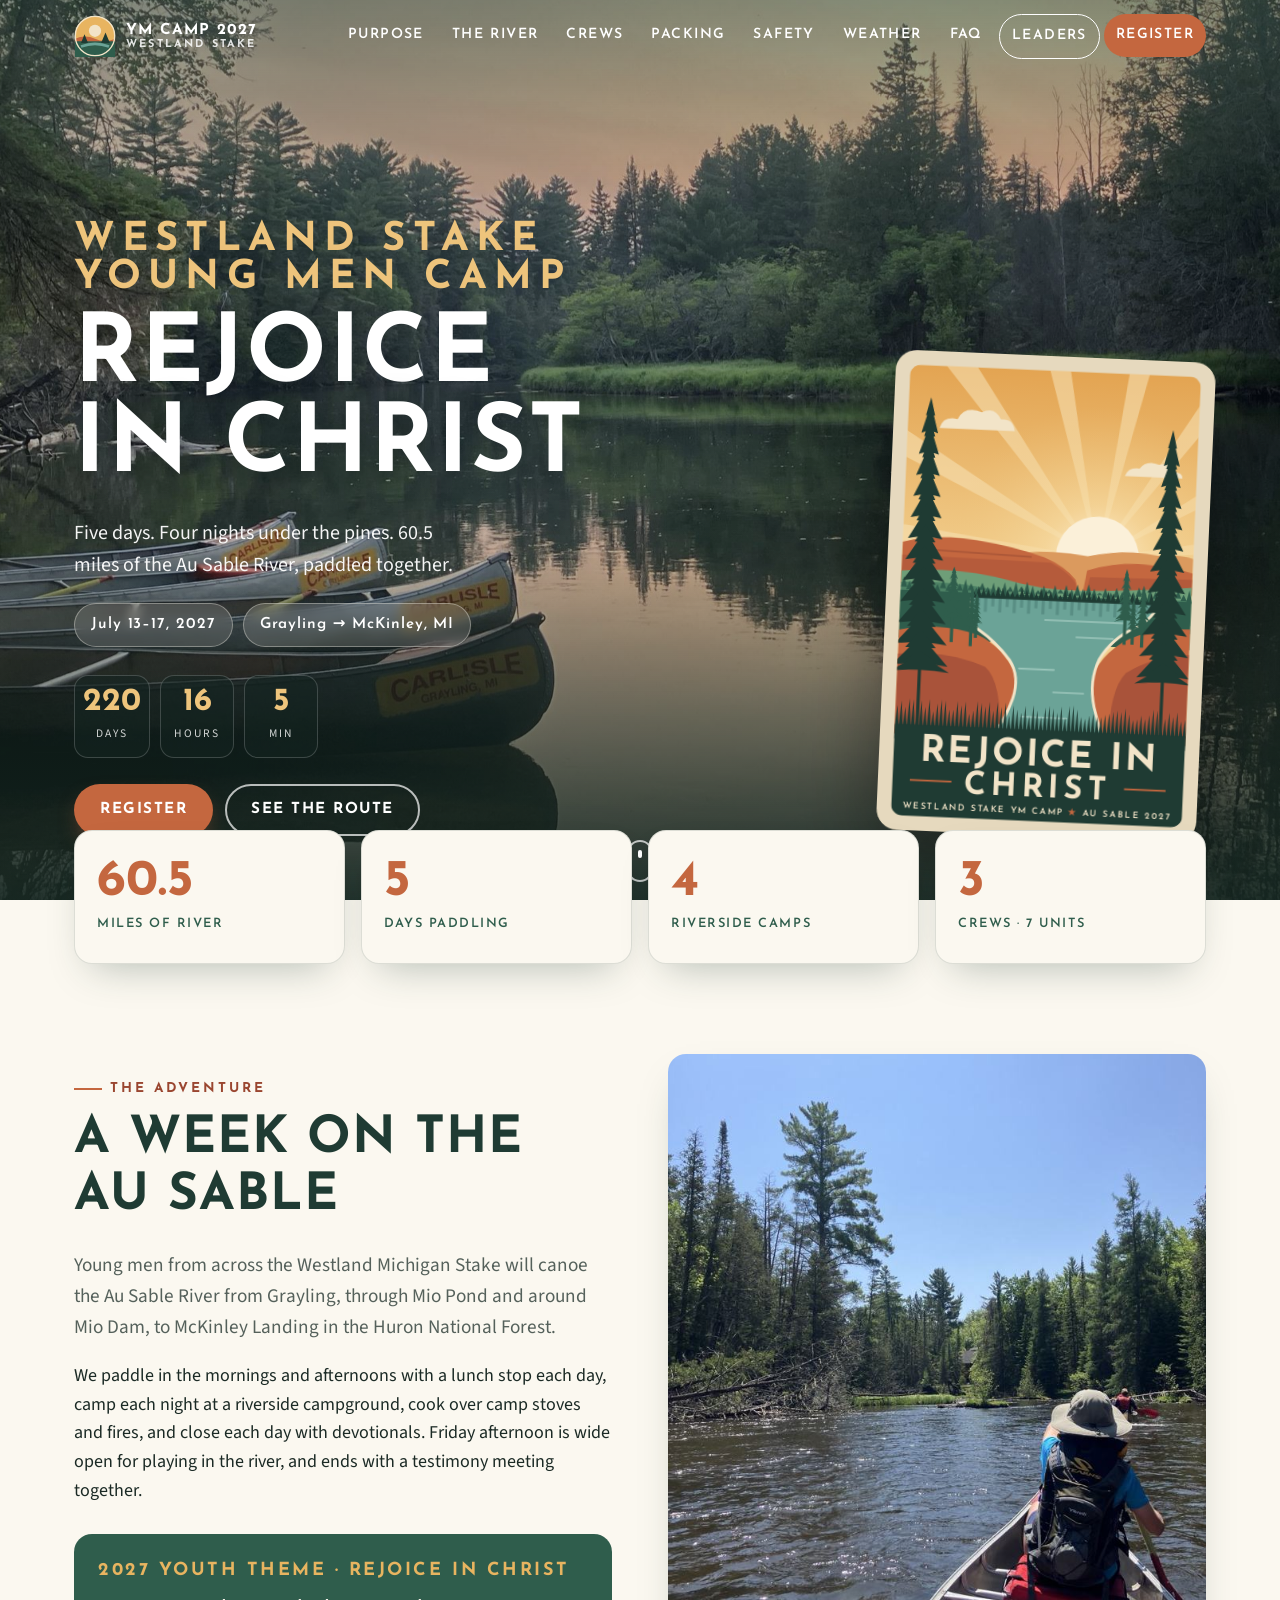
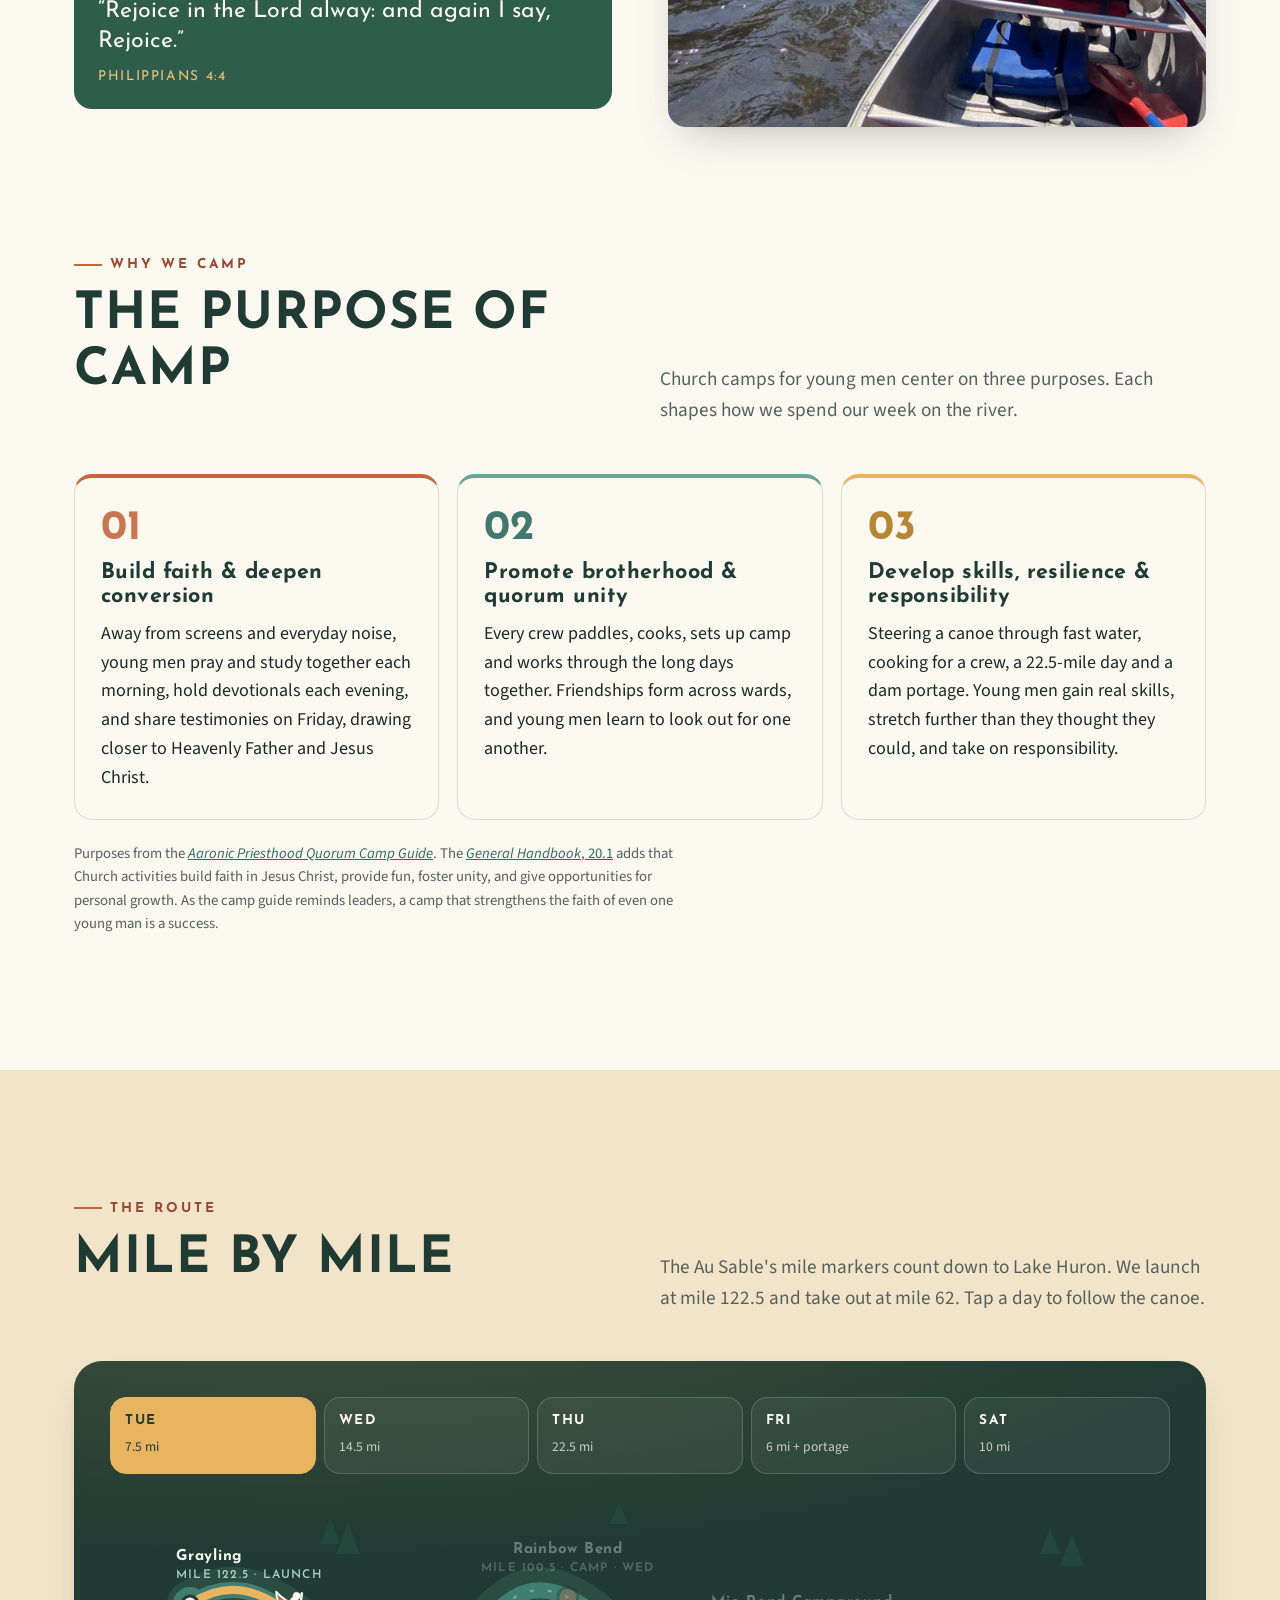
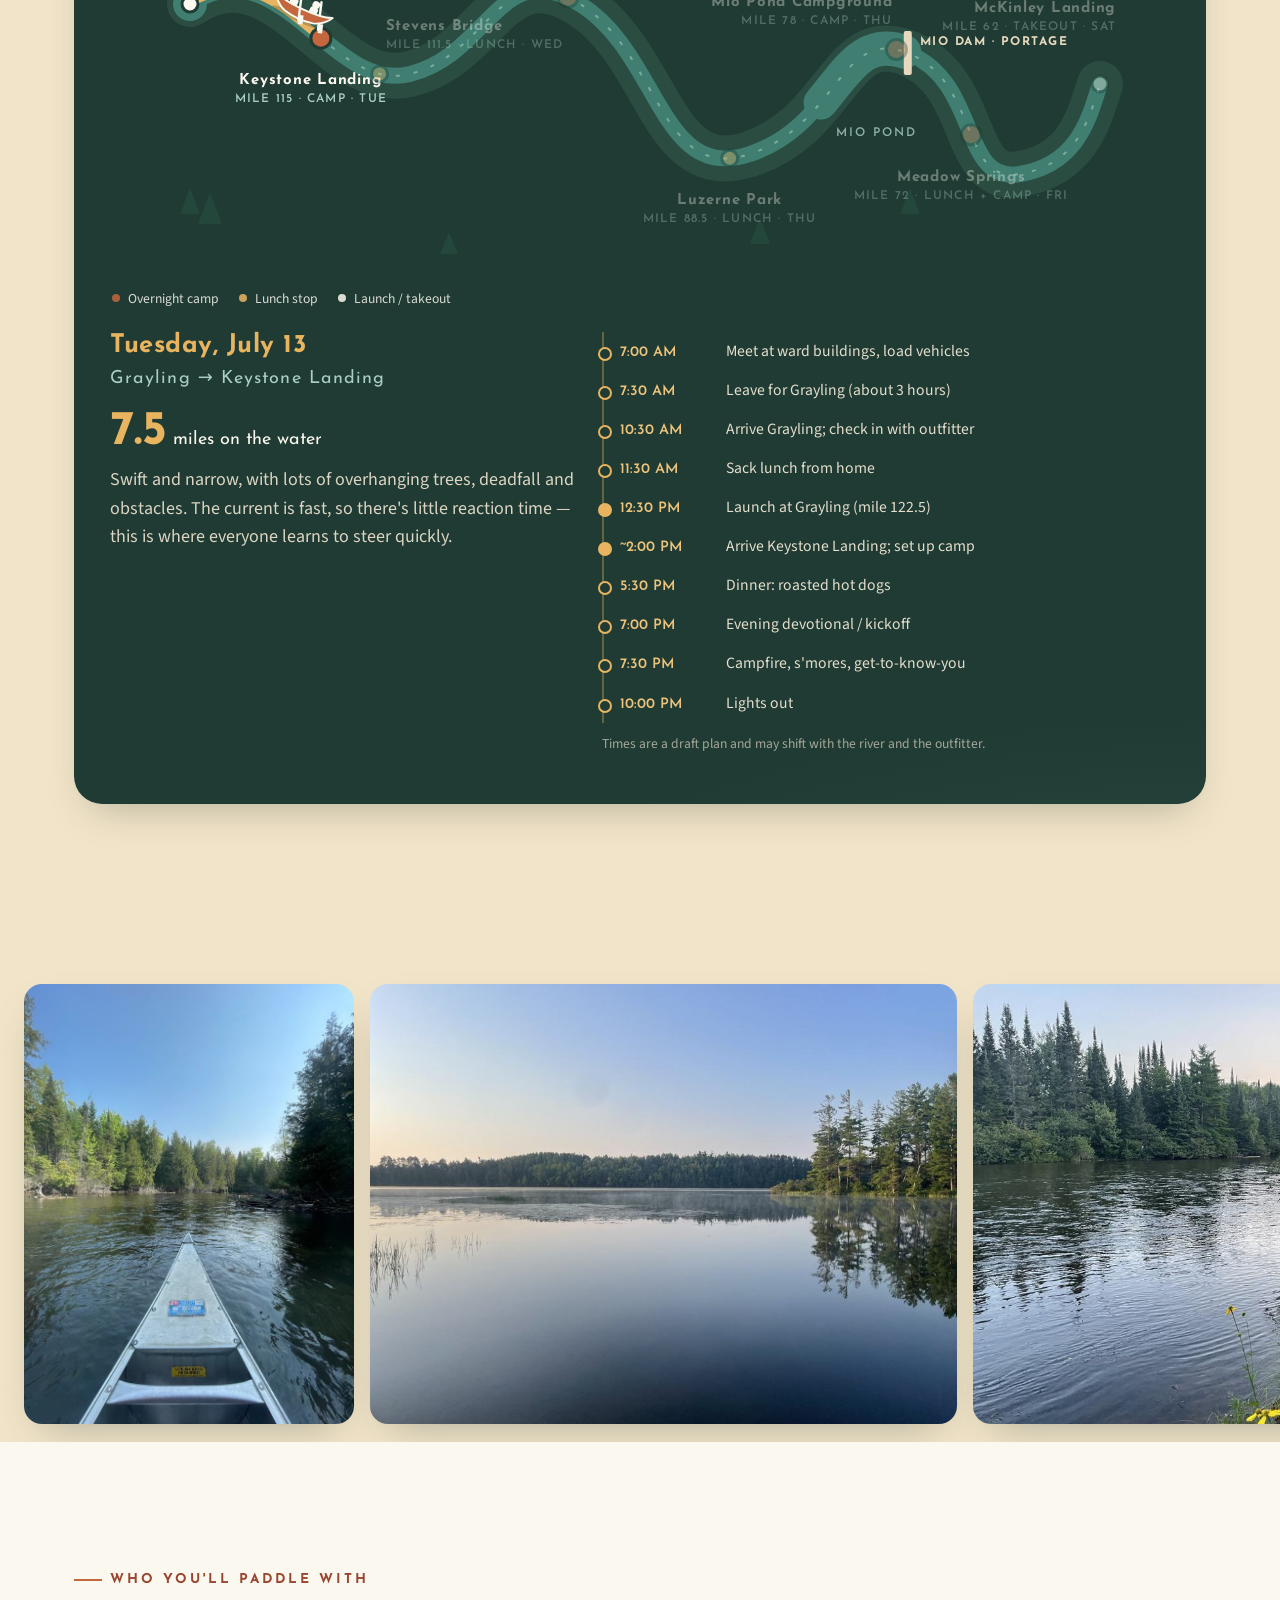
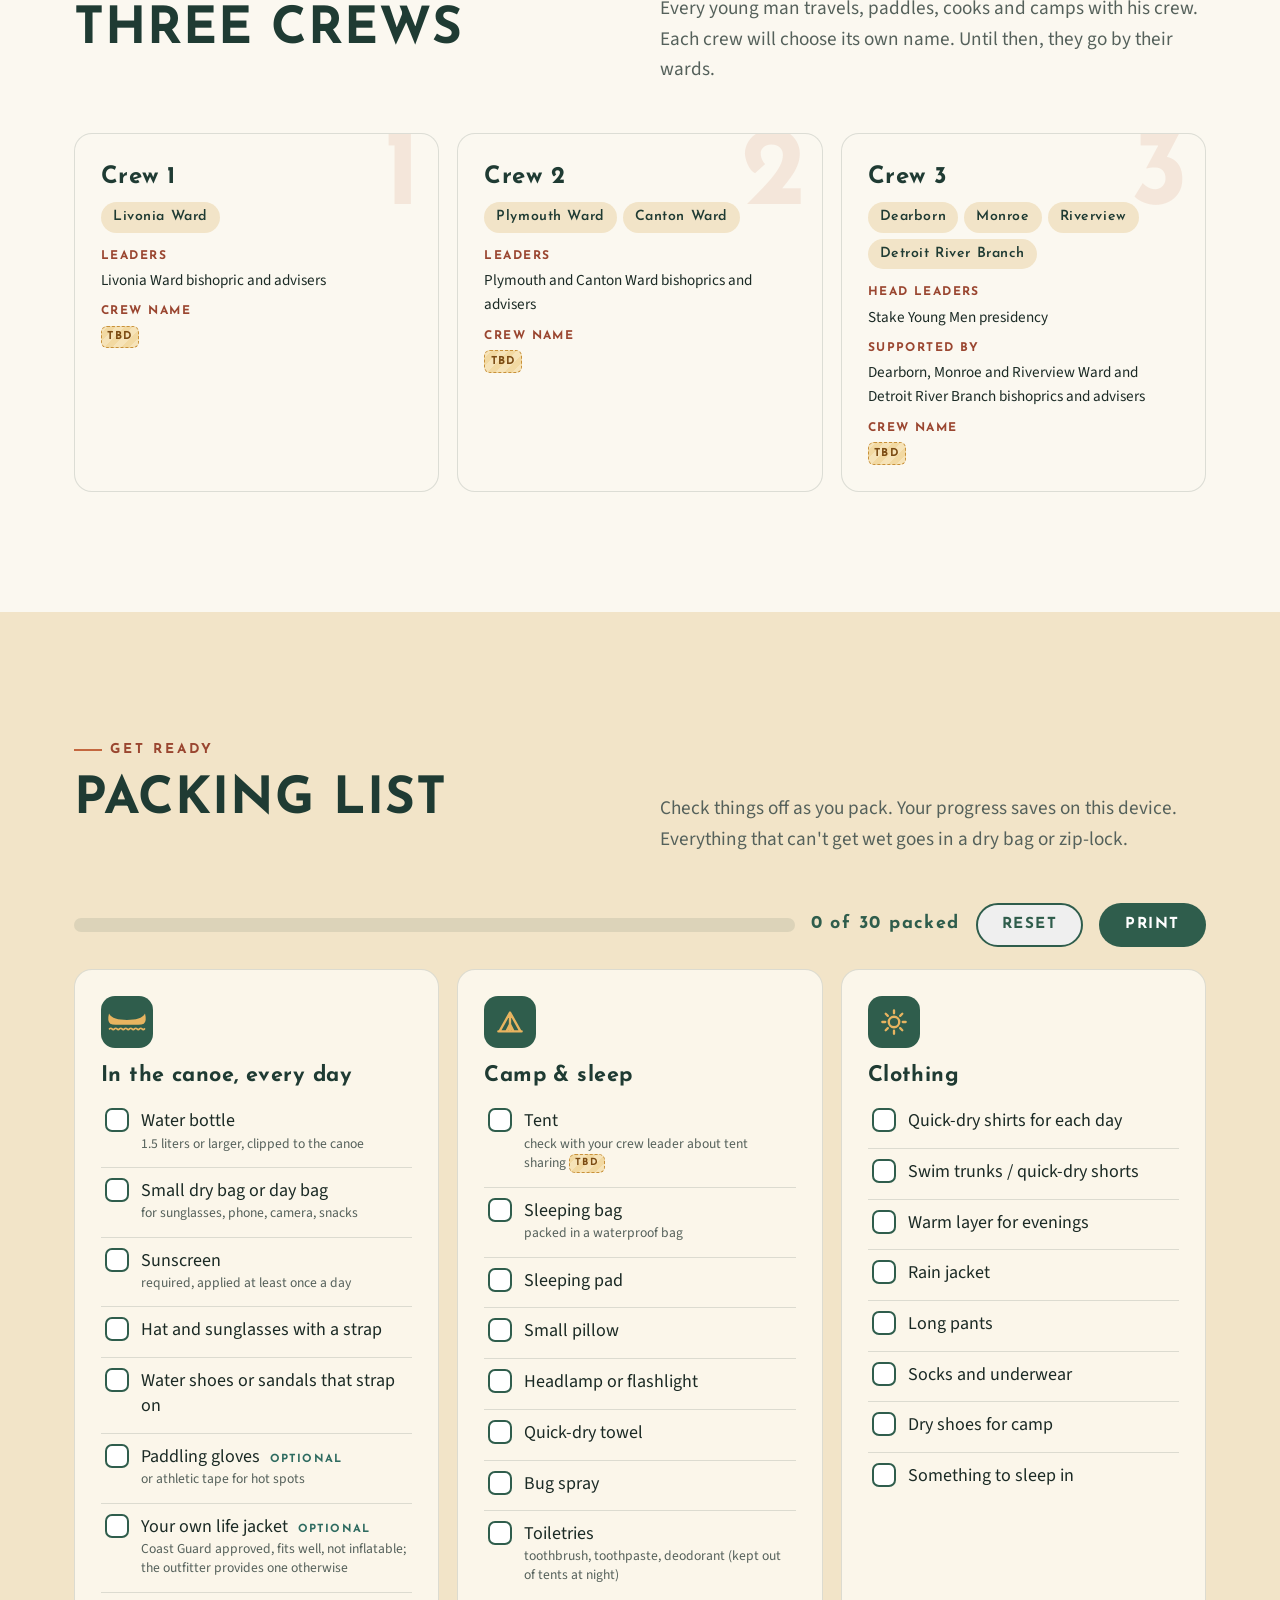
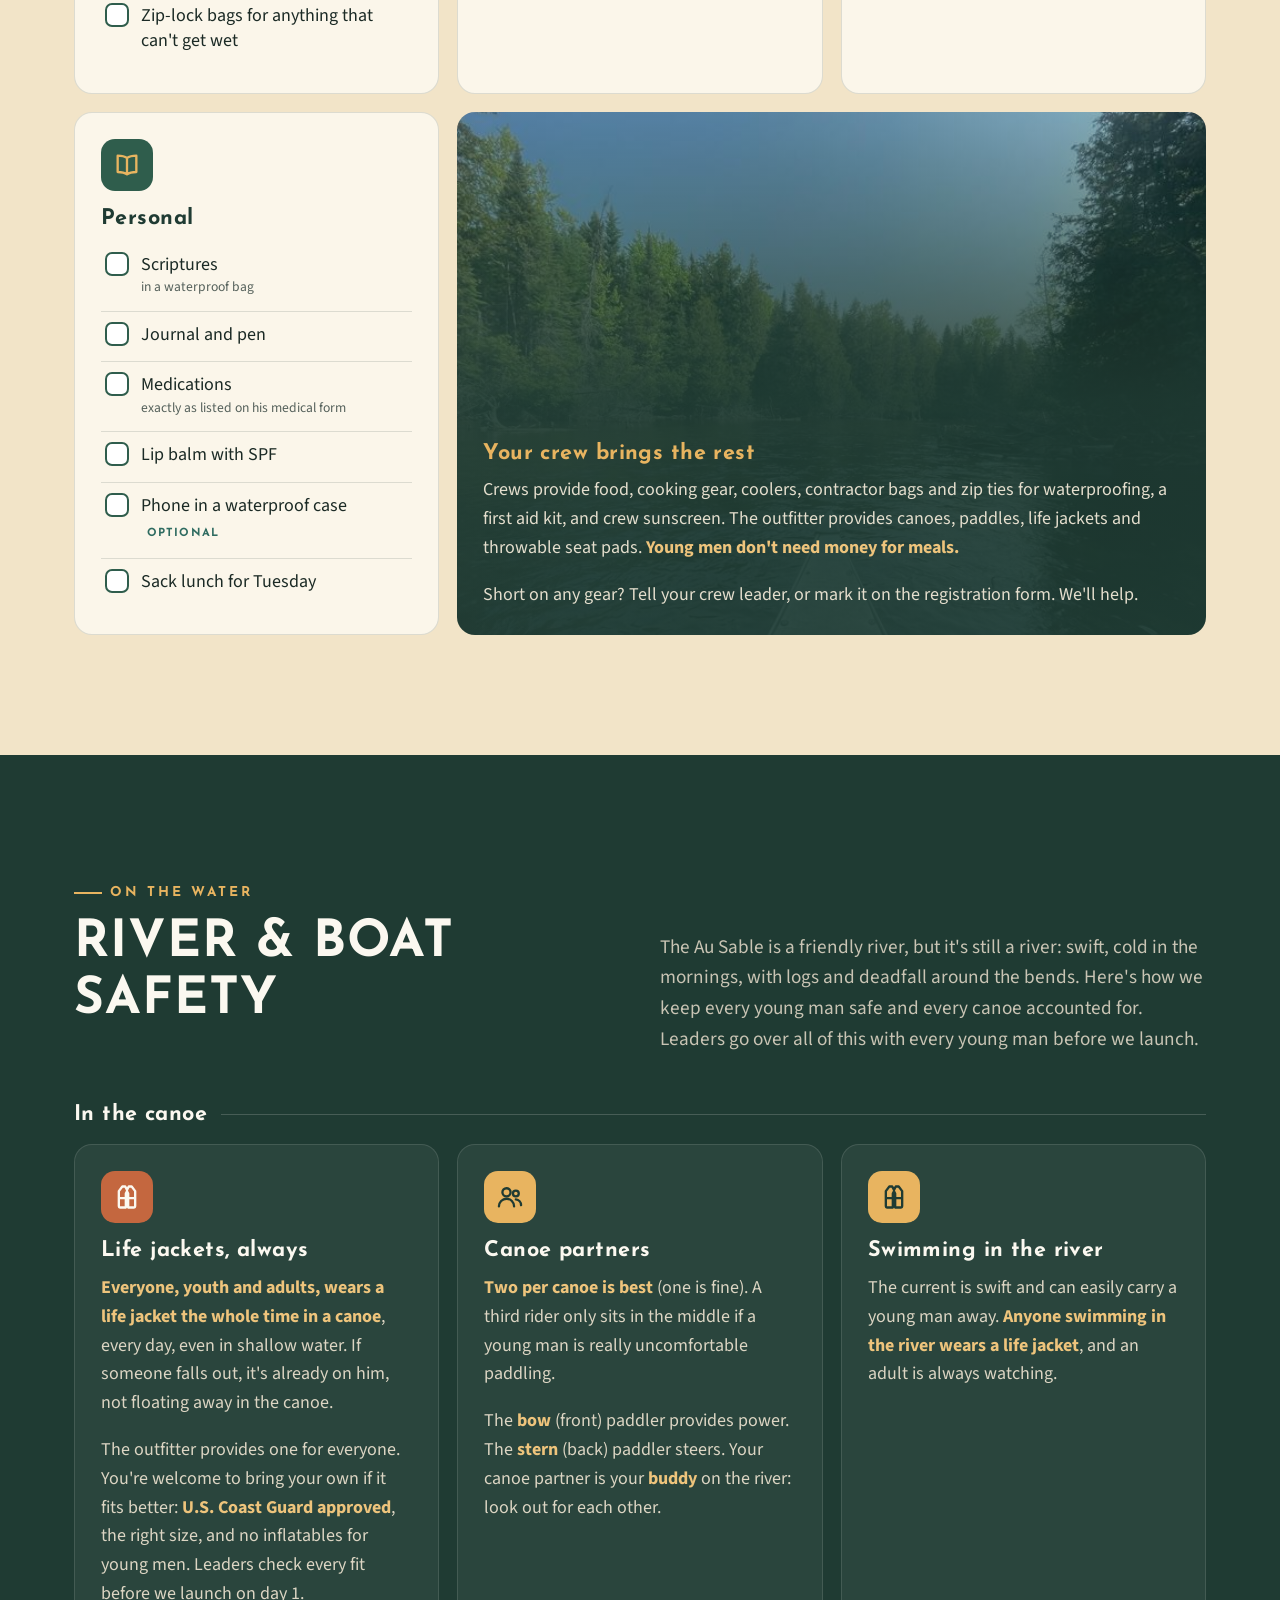
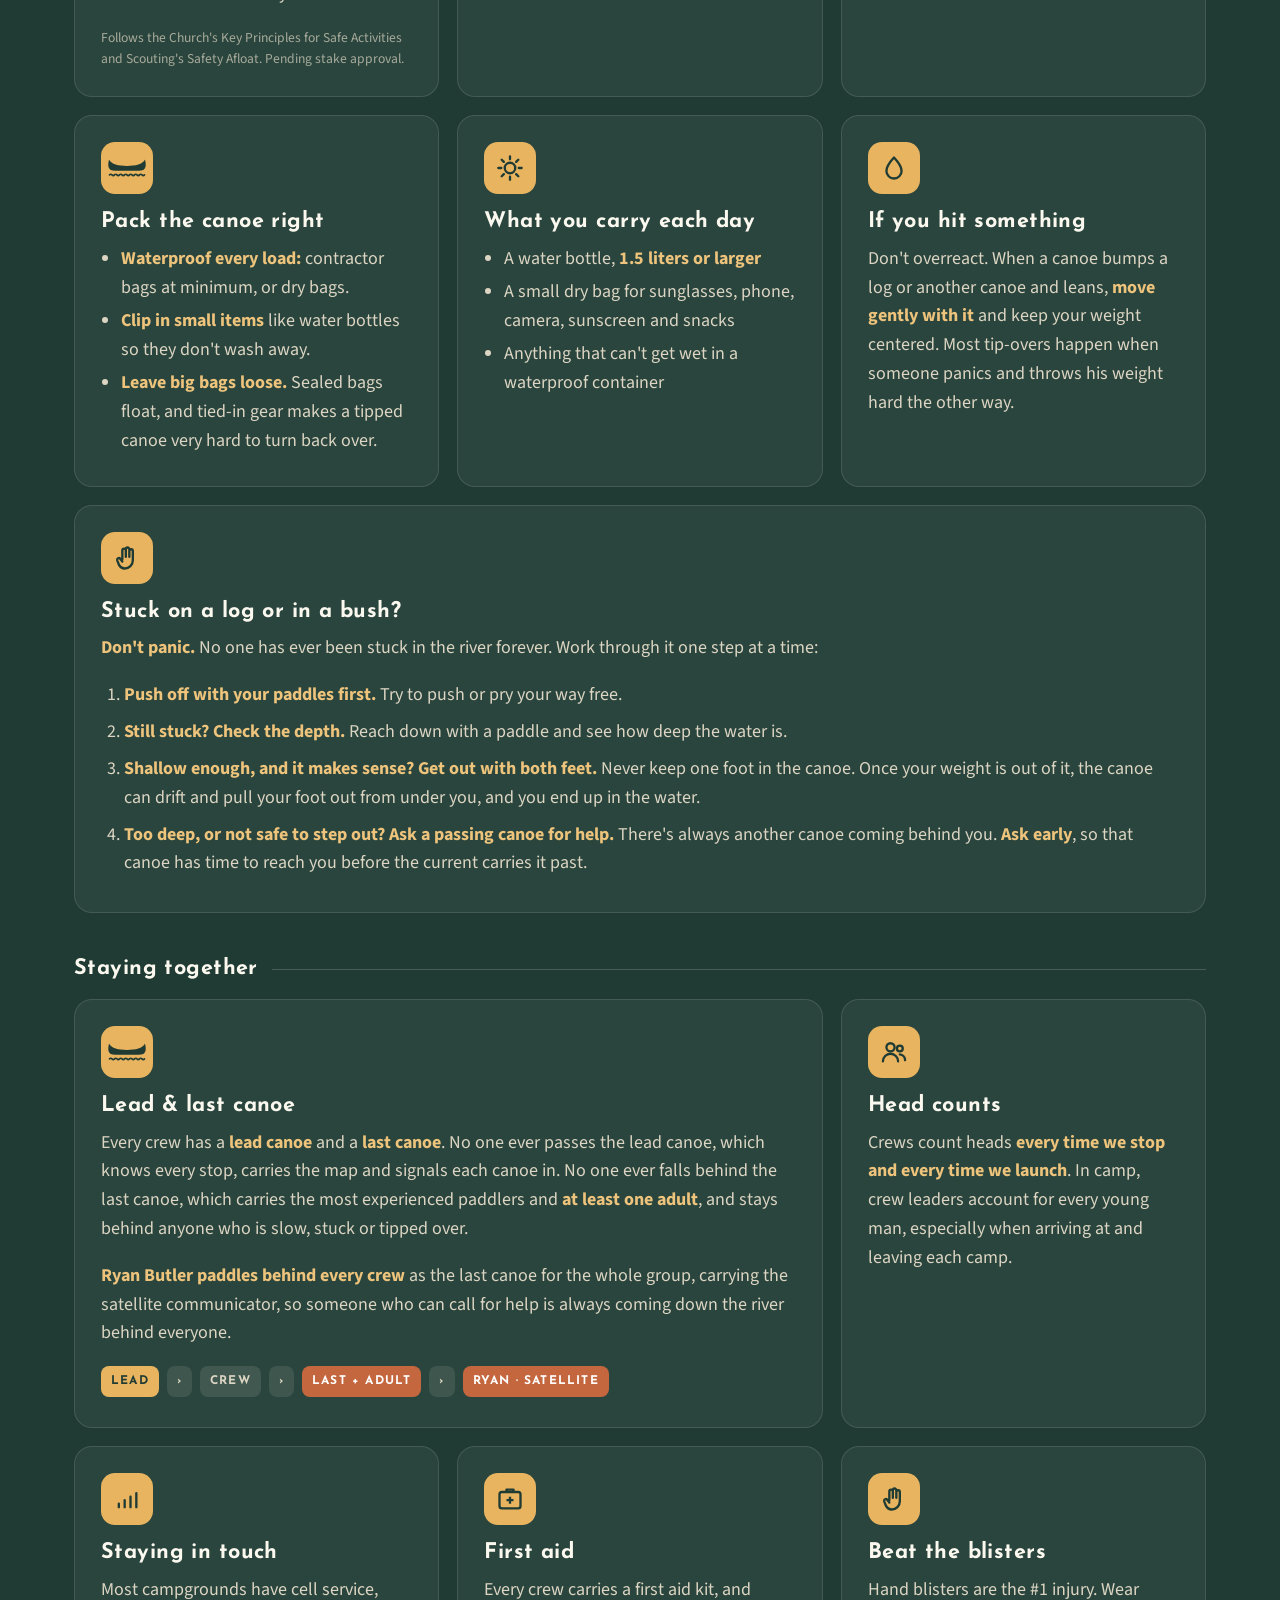
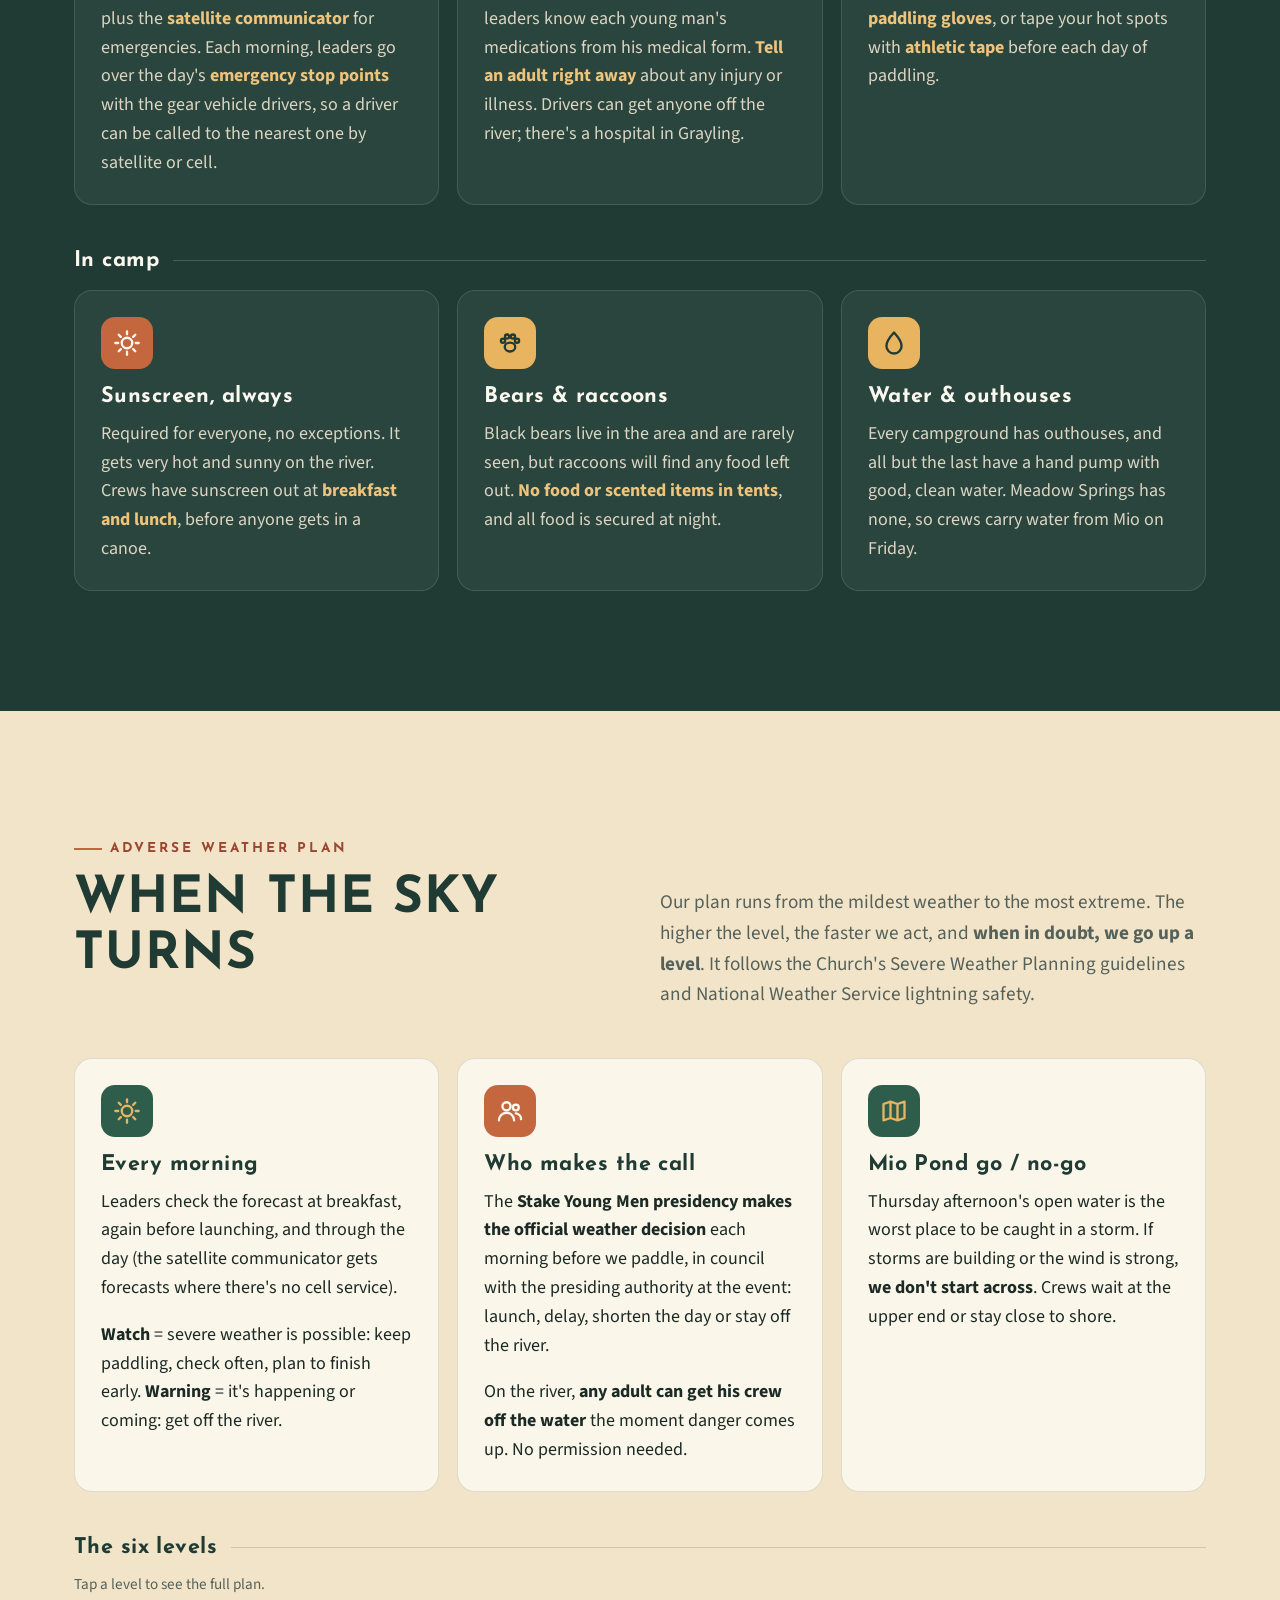
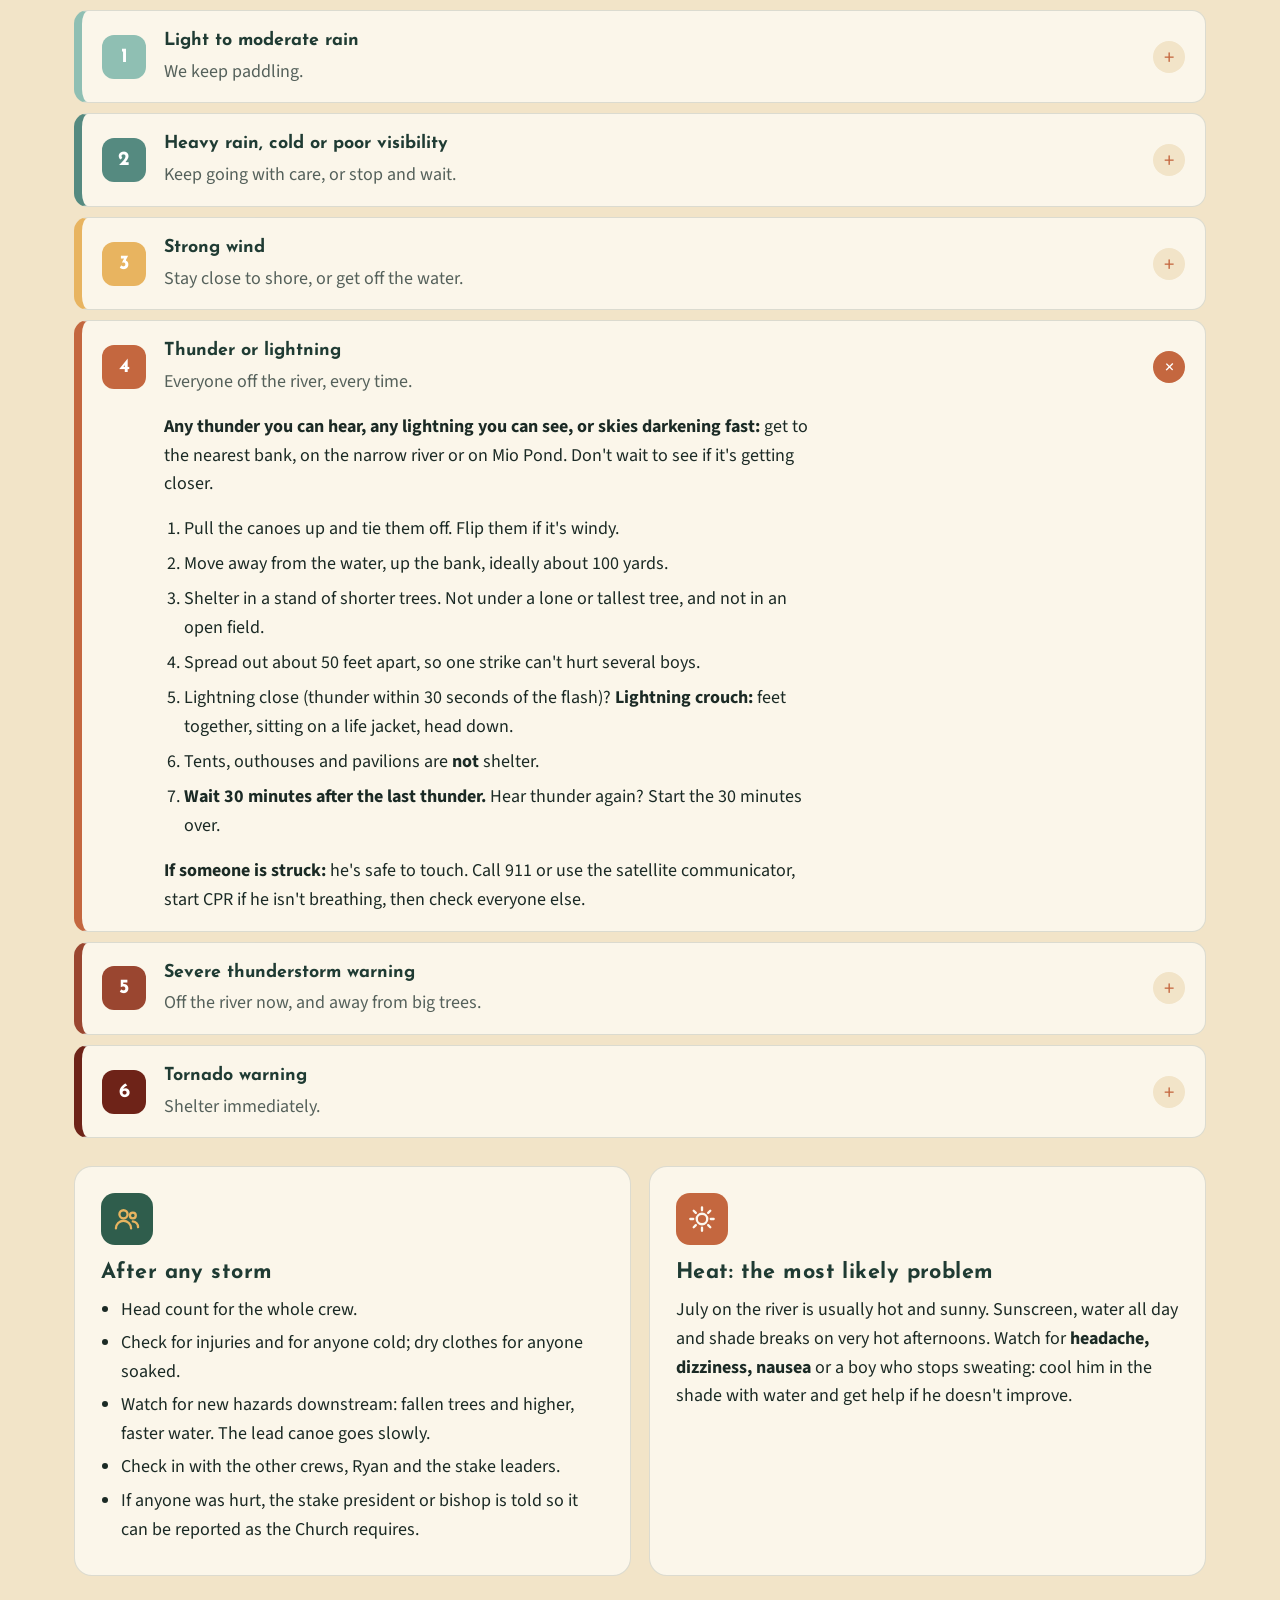
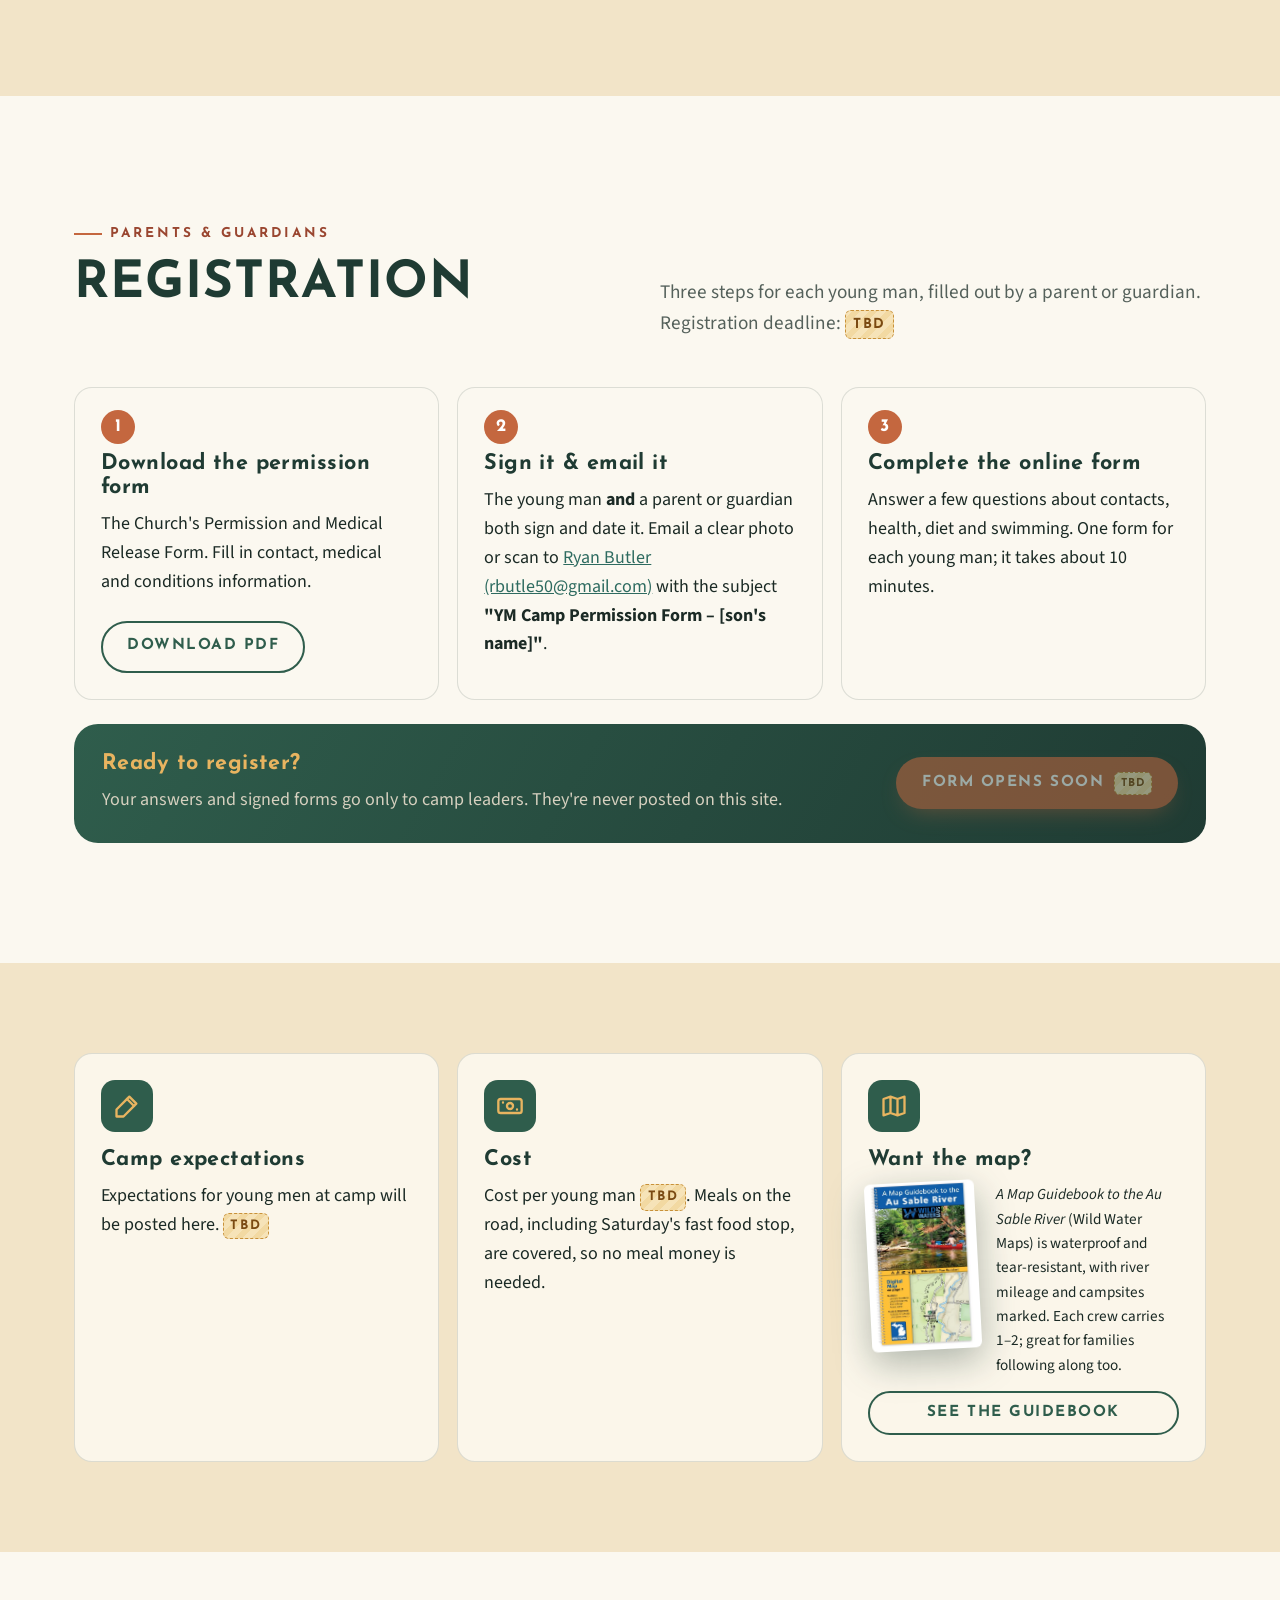
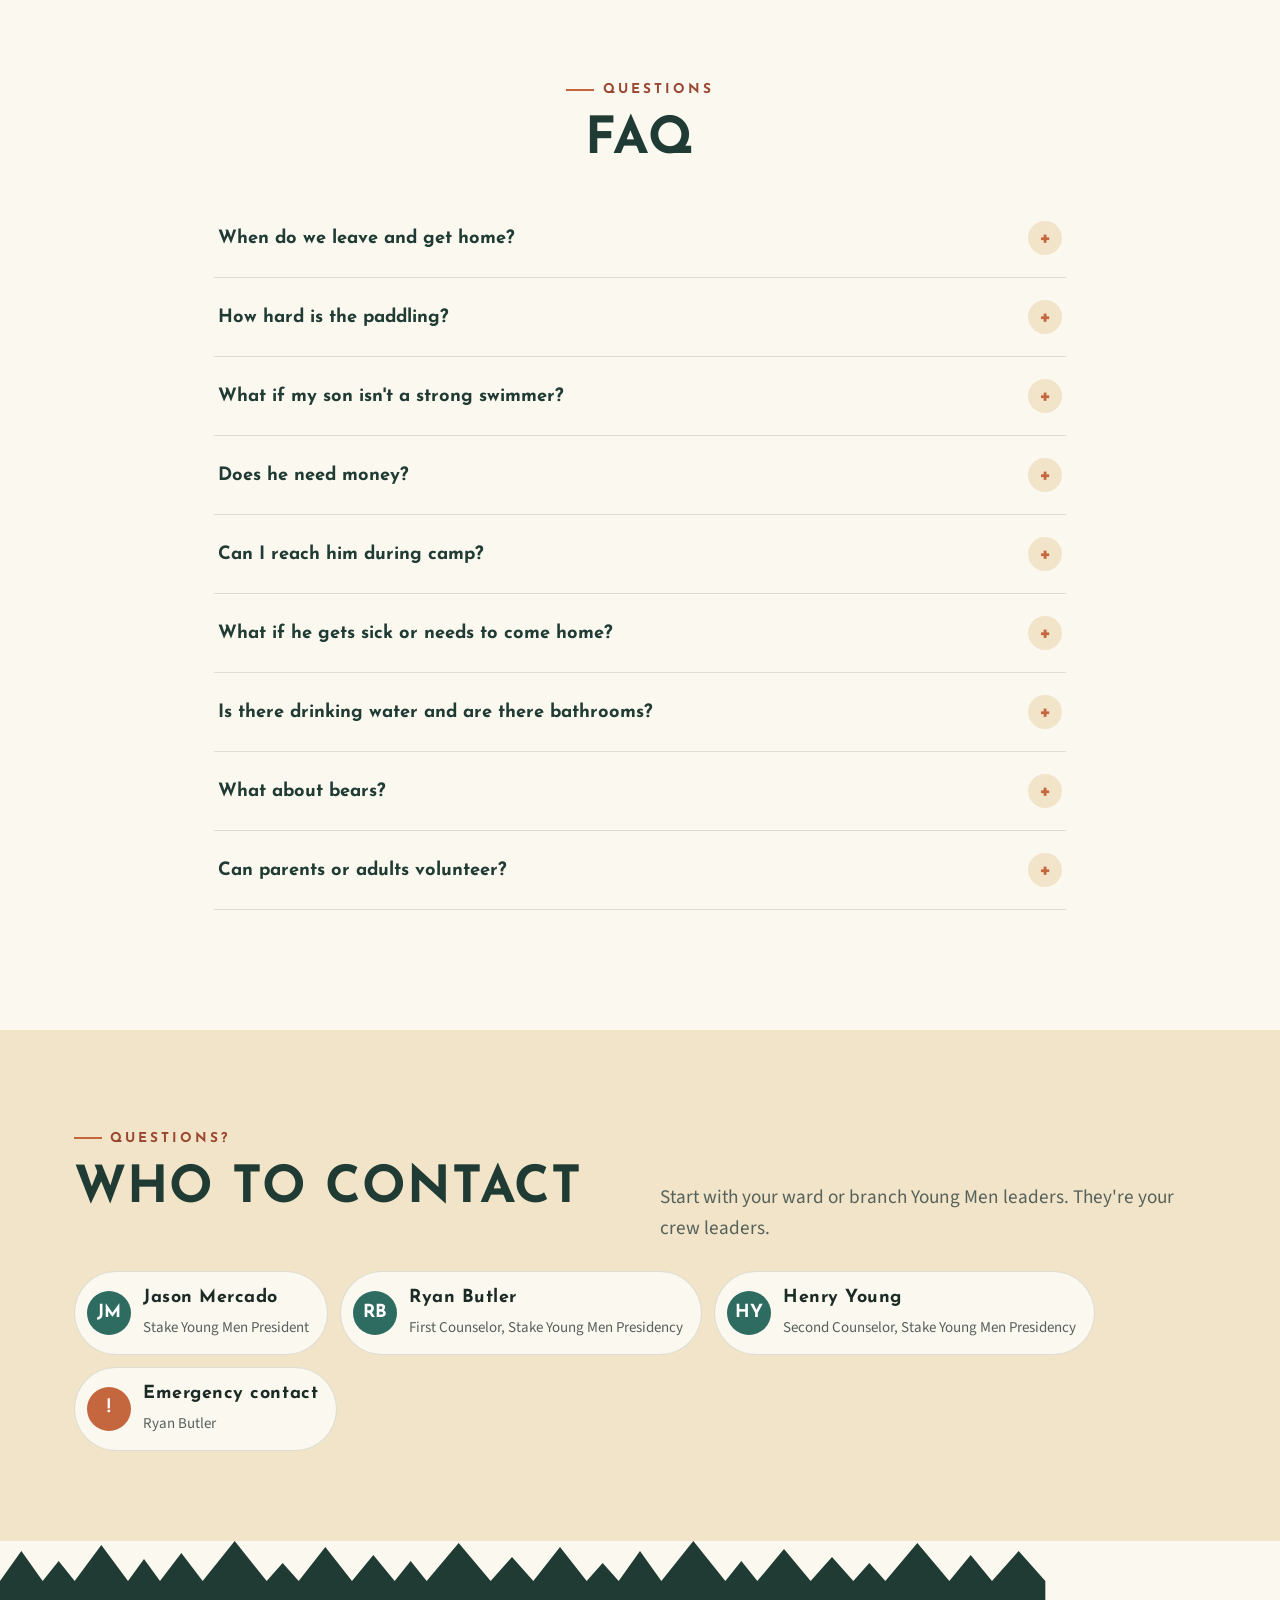
<file: index.html>
<!doctype html>
<html lang="en">
<head>
<meta charset="utf-8">
<meta name="viewport" content="width=device-width, initial-scale=1">
<title>Rejoice in Christ · Westland Stake Young Men Camp 2027</title>
<meta name="description" content="Westland Stake Young Men Camp 2027: a five-day, 60-mile canoe trip down the Au Sable River, July 13–17, 2027. Itinerary, packing list, river safety and registration.">
<meta property="og:title" content="Westland Stake YM Camp 2027 · Rejoice in Christ">
<meta property="og:description" content="Five days, 60.5 miles of the Au Sable River. July 13–17, 2027.">
<meta property="og:image" content="https://westland-stake-ym.github.io/Camp-2027/assets/img/hero-canoes-sunset-sm.jpg">
<meta property="og:type" content="website">
<meta name="robots" content="noindex, nofollow">
<meta name="theme-color" content="#1F3B33">
<link rel="icon" href="assets/img/favicon.svg" type="image/svg+xml">
<link rel="preconnect" href="https://fonts.googleapis.com">
<link rel="preconnect" href="https://fonts.gstatic.com" crossorigin>
<link rel="stylesheet" href="https://fonts.googleapis.com/css2?family=Josefin+Sans:wght@600;700&family=Source+Sans+3:ital,wght@0,400;0,600;0,700;1,400&display=swap">
<link rel="stylesheet" href="assets/css/site.css">
</head>
<body>
<svg width="0" height="0" style="position:absolute" aria-hidden="true">
<defs>
<symbol id="i-sun" viewBox="0 0 24 24" fill="none" stroke="currentColor" stroke-width="2" stroke-linecap="round"><circle cx="12" cy="12" r="4.5"/><path d="M12 2v2.5M12 19.5V22M2 12h2.5M19.5 12H22M4.9 4.9l1.8 1.8M17.3 17.3l1.8 1.8M4.9 19.1l1.8-1.8M17.3 6.7l1.8-1.8"/></symbol>
<symbol id="i-vest" viewBox="0 0 24 24" fill="none" stroke="currentColor" stroke-width="2" stroke-linejoin="round"><path d="M8 3h2.5l1.5 3 1.5-3H16l3 4v13a1 1 0 0 1-1 1h-5V9L12 7l-1 2v12H6a1 1 0 0 1-1-1V7z"/><path d="M5 13h6M13 13h6"/></symbol>
<symbol id="i-drop" viewBox="0 0 24 24" fill="none" stroke="currentColor" stroke-width="2" stroke-linejoin="round"><path d="M12 3s6.5 7 6.5 11.5a6.5 6.5 0 0 1-13 0C5.5 10 12 3 12 3z"/></symbol>
<symbol id="i-plus" viewBox="0 0 24 24" fill="none" stroke="currentColor" stroke-width="2" stroke-linejoin="round"><rect x="3" y="6" width="18" height="14" rx="2"/><path d="M9 6V4h6v2M12 10v6M9 13h6"/></symbol>
<symbol id="i-paw" viewBox="0 0 24 24" fill="none" stroke="currentColor" stroke-width="2"><ellipse cx="12" cy="15.5" rx="4.5" ry="3.8"/><circle cx="6" cy="10" r="1.8"/><circle cx="9.5" cy="6.5" r="1.8"/><circle cx="14.5" cy="6.5" r="1.8"/><circle cx="18" cy="10" r="1.8"/></symbol>
<symbol id="i-hand" viewBox="0 0 24 24" fill="none" stroke="currentColor" stroke-width="2" stroke-linecap="round" stroke-linejoin="round"><path d="M8 13V5.5a1.5 1.5 0 0 1 3 0V11M11 10V4.5a1.5 1.5 0 0 1 3 0V11M14 10.5V6a1.5 1.5 0 0 1 3 0v8a7 7 0 0 1-7 7h-.5A5.5 5.5 0 0 1 5 17.6L3.6 14a1.5 1.5 0 0 1 2.6-1.4L8 15"/></symbol>
<symbol id="i-signal" viewBox="0 0 24 24" fill="none" stroke="currentColor" stroke-width="2" stroke-linecap="round"><path d="M5 19v-3M10 19v-6M15 19v-9M20 19V7"/></symbol>
<symbol id="i-tent" viewBox="0 0 24 24" fill="none" stroke="currentColor" stroke-width="2" stroke-linejoin="round" stroke-linecap="round"><path d="M3 20 12 4l9 16zM12 4v16M9 20l3-6 3 6M2 20h20"/></symbol>
<symbol id="i-canoe" viewBox="0 -2 32 16" fill="none" stroke="currentColor" stroke-linecap="round"><path d="M1.6 -0.8Q0 5.4 2.6 7.3Q4 8.2 7 8.2H25Q28 8.2 29.4 7.3Q32 5.4 30.4 -0.8C28.4 3.2 23 4.3 16 4.3S3.6 3.2 1.6 -0.8Z" fill="currentColor" stroke="none"/><path d="M2 11.5q1-1.1 2 0 t2 0 t2 0 t2 0 t2 0 t2 0 t2 0 t2 0 t2 0 t2 0 t2 0 t2 0 t2 0 t2 0" stroke-width="1.3"/></symbol>
<symbol id="i-map" viewBox="0 0 24 24" fill="none" stroke="currentColor" stroke-width="2" stroke-linejoin="round"><path d="M9 4 3 6v14l6-2 6 2 6-2V4l-6 2zM9 4v14M15 6v14"/></symbol>
<symbol id="i-lock" viewBox="0 0 24 24" fill="none" stroke="currentColor" stroke-width="2" stroke-linejoin="round"><rect x="4" y="10" width="16" height="11" rx="2"/><path d="M8 10V7a4 4 0 0 1 8 0v3"/></symbol>
<symbol id="i-sheet" viewBox="0 0 24 24" fill="none" stroke="currentColor" stroke-width="2" stroke-linejoin="round"><rect x="4" y="3" width="16" height="18" rx="2"/><path d="M4 9h16M4 15h16M10 9v12"/></symbol>
<symbol id="i-folder" viewBox="0 0 24 24" fill="none" stroke="currentColor" stroke-width="2" stroke-linejoin="round"><path d="M3 6a1 1 0 0 1 1-1h5l2 2h9a1 1 0 0 1 1 1v10a1 1 0 0 1-1 1H4a1 1 0 0 1-1-1z"/><path d="M12 11v5M9.5 13.5h5"/></symbol>
<symbol id="i-cash" viewBox="0 0 24 24" fill="none" stroke="currentColor" stroke-width="2" stroke-linejoin="round"><rect x="2" y="6" width="20" height="12" rx="2"/><circle cx="12" cy="12" r="2.6"/><path d="M6 9v.01M18 15v.01" stroke-linecap="round"/></symbol>
<symbol id="i-truck" viewBox="0 0 24 24" fill="none" stroke="currentColor" stroke-width="2" stroke-linejoin="round"><path d="M2 6h12v10H2zM14 10h4l3 3v3h-7z"/><circle cx="6" cy="18" r="2"/><circle cx="17" cy="18" r="2"/></symbol>
<symbol id="i-pot" viewBox="0 0 24 24" fill="none" stroke="currentColor" stroke-width="2" stroke-linejoin="round" stroke-linecap="round"><path d="M4 10h16v6a4 4 0 0 1-4 4H8a4 4 0 0 1-4-4zM2 10h2M20 10h2M9 6c0-1 1-1 1-2M14 6c0-1 1-1 1-2"/></symbol>
<symbol id="i-users" viewBox="0 0 24 24" fill="none" stroke="currentColor" stroke-width="2" stroke-linecap="round"><circle cx="9" cy="8" r="3.5"/><path d="M2.5 20a6.5 6.5 0 0 1 13 0"/><circle cx="17" cy="9" r="2.5"/><path d="M17 14a5 5 0 0 1 4.5 5"/></symbol>
<symbol id="i-pen" viewBox="0 0 24 24" fill="none" stroke="currentColor" stroke-width="2" stroke-linejoin="round" stroke-linecap="round"><path d="M14 4l6 6-11 11H3v-6z"/><path d="M12 6l6 6"/></symbol>
<symbol id="i-car" viewBox="0 0 24 24" fill="none" stroke="currentColor" stroke-width="2" stroke-linejoin="round"><path d="M3 15v-3l2-5h14l2 5v3z"/><path d="M3 15v3h3v-3M18 15v3h3v-3M3 12h18"/></symbol>
<symbol id="i-fire" viewBox="0 0 24 24" fill="none" stroke="currentColor" stroke-width="2" stroke-linejoin="round" stroke-linecap="round"><path d="M12 3c1 3 5 5 5 10a5 5 0 0 1-10 0c0-2 1-3.5 2-4.5 0 2 1 3 2 3 0-3-1-5 1-8.5zM4 21h16"/></symbol>
<symbol id="i-book" viewBox="0 0 24 24" fill="none" stroke="currentColor" stroke-width="2" stroke-linejoin="round"><path d="M12 6c-2-1.5-5-2-8-2v14c3 0 6 .5 8 2 2-1.5 5-2 8-2V4c-3 0-6 .5-8 2zM12 6v14"/></symbol>
<symbol id="i-ext" viewBox="0 0 24 24" fill="none" stroke="currentColor" stroke-width="2" stroke-linecap="round" stroke-linejoin="round"><path d="M14 4h6v6M20 4l-9 9M18 14v5a1 1 0 0 1-1 1H5a1 1 0 0 1-1-1V7a1 1 0 0 1 1-1h5"/></symbol>
<symbol id="i-menu" viewBox="0 0 24 24" fill="none" stroke="currentColor" stroke-width="2.2" stroke-linecap="round"><path d="M4 7h16M4 12h16M4 17h16"/></symbol>
<symbol id="i-badge" viewBox="0 0 48 48"><circle cx="24" cy="24" r="23" fill="#E8B460"/><circle cx="24" cy="18" r="7" fill="#F2E4C8"/><path d="M1 27q12-5 23 0t23 0v4H1z" fill="#C4673F"/><path d="M1 30h46v18H1z" fill="#2F5D4C"/><path d="M8 36q16-6 32 0" stroke="#6BA397" stroke-width="3" fill="none"/><path d="M12 22l4 10h-8zM36 20l5 12h-10z" fill="#1F3B33"/><circle cx="24" cy="24" r="22.5" fill="none" stroke="#F2E4C8" stroke-width="1.5"/></symbol>
</defs>
</svg>

<a class="skip" href="#main">Skip to content</a>

<header class="nav">
  <div class="wrap">
    <a class="brand" href="#top" aria-label="YM Camp 2027 home">
      <svg class="badge" aria-hidden="true"><use href="#i-badge"/></svg>
      <span>YM Camp 2027<small>Westland Stake</small></span>
    </a>
    <button class="menu-btn" aria-label="Open menu" aria-expanded="false" aria-controls="navlinks"><svg width="26" height="26" aria-hidden="true"><use href="#i-menu"/></svg></button>
    <ul class="nav-links" id="navlinks">
      <li><a href="#purpose">Purpose</a></li>
      <li><a href="#river">The River</a></li>
      <li><a href="#crews">Crews</a></li>
      <li><a href="#packing">Packing</a></li>
      <li><a href="#safety">Safety</a></li>
      <li><a href="#weather">Weather</a></li>
      <li><a href="#faq">FAQ</a></li>
      <li><a class="lead-link" href="leaders.html">Leaders</a></li>
      <li><a class="cta" href="#register">Register</a></li>
    </ul>
  </div>
</header>

<main id="main">
<!-- HERO -->
<section class="hero" id="top" style="padding:0">
  <div class="hero-bg" role="img" aria-label="Canoes resting on the Au Sable River at sunset"></div>
  <div class="wrap">
    <div>
      <h1><span>Westland Stake Young Men Camp</span>Rejoice<br>in Christ</h1>
      <p class="sub">Five days. Four nights under the pines. 60.5 miles of the Au Sable River, paddled together.</p>
      <div class="when">
        <span class="pill">July 13–17, 2027</span>
        <span class="pill">Grayling → McKinley, MI</span>
      </div>
      <div class="countdown" id="countdown" aria-label="Countdown to camp"></div>
      <div class="btns" style="margin-top:26px">
        <a class="btn btn-rust" href="#register">Register</a>
        <a class="btn btn-ghost" href="#river">See the route</a>
      </div>
    </div>
    <div class="poster-card" data-poster="assets/img/poster.svg?v=3" aria-label="Rejoice in Christ camp poster"></div>
  </div>
  <div class="scroll-cue" aria-hidden="true"></div>
</section>

<!-- STATS + INTRO -->
<section style="padding-top:0">
  <div class="wrap">
    <div class="stats">
      <div class="stat reveal"><b data-count="60.5">0</b><span>Miles of river</span></div>
      <div class="stat reveal d1"><b data-count="5">0</b><span>Days paddling</span></div>
      <div class="stat reveal d2"><b data-count="4">0</b><span>Riverside camps</span></div>
      <div class="stat reveal d3"><b data-count="3">0</b><span>Crews · 7 units</span></div>
    </div>

    <div class="split" style="margin-top:90px">
      <div class="reveal">
        <div class="eyebrow">The adventure</div>
        <h2>A week on the Au&nbsp;Sable</h2>
        <p class="lede">Young men from across the Westland Michigan Stake will canoe the Au Sable River from Grayling, through Mio Pond and around Mio Dam, to McKinley Landing in the Huron National Forest.</p>
        <p>We paddle in the mornings and afternoons with a lunch stop each day, camp each night at a riverside campground, cook over camp stoves and fires, and close each day with devotionals. Friday afternoon is wide open for playing in the river, and ends with a testimony meeting together.</p>
        <div class="theme-quote">
          <strong>2027 Youth Theme · Rejoice in Christ</strong>
          <p class="theme-verse">“Rejoice in the Lord alway: and again I say, Rejoice.”</p>
          <p style="margin:0;font-family:var(--display);letter-spacing:.12em;font-size:.85rem;color:var(--gold-2)">PHILIPPIANS 4:4</p>
        </div>
      </div>
      <div class="photo-stack reveal d2">
        <img src="assets/img/paddler-sm.jpg" alt="A young man paddling a canoe down a tree-lined stretch of river" loading="lazy">
      </div>
    </div>
  </div>
</section>

<!-- PURPOSE -->
<section id="purpose" style="padding-top:0">
  <div class="wrap">
    <div class="sec-head reveal">
      <div><div class="eyebrow">Why we camp</div><h2>The purpose of camp</h2></div>
      <p class="lede">Church camps for young men center on three purposes. Each shapes how we spend our week on the river.</p>
    </div>
    <div class="grid g3 purposes">
      <div class="card purpose reveal">
        <div class="pnum">01</div>
        <h3>Build faith &amp; deepen conversion</h3>
        <p>Away from screens and everyday noise, young men pray and study together each morning, hold devotionals each evening, and share testimonies on Friday, drawing closer to Heavenly Father and Jesus Christ.</p>
      </div>
      <div class="card purpose reveal d1">
        <div class="pnum">02</div>
        <h3>Promote brotherhood &amp; quorum unity</h3>
        <p>Every crew paddles, cooks, sets up camp and works through the long days together. Friendships form across wards, and young men learn to look out for one another.</p>
      </div>
      <div class="card purpose reveal d2">
        <div class="pnum">03</div>
        <h3>Develop skills, resilience &amp; responsibility</h3>
        <p>Steering a canoe through fast water, cooking for a crew, a 22.5-mile day and a dam portage. Young men gain real skills, stretch further than they thought they could, and take on responsibility.</p>
      </div>
    </div>
    <p class="note-src reveal">Purposes from the <a href="https://www.churchofjesuschrist.org/study/manual/aaronic-priesthood-quorum-camp-guide/purposes-why" target="_blank" rel="noopener"><em>Aaronic Priesthood Quorum Camp Guide</em></a>. The <a href="https://www.churchofjesuschrist.org/study/manual/general-handbook/20-activities" target="_blank" rel="noopener"><em>General Handbook</em>, 20.1</a> adds that Church activities build faith in Jesus Christ, provide fun, foster unity, and give opportunities for personal growth. As the camp guide reminds leaders, a camp that strengthens the faith of even one young man is a success.</p>
  </div>
</section>

<!-- RIVER MAP -->
<section class="bg-paper" id="river">
  <div class="wrap">
    <div class="sec-head reveal">
      <div><div class="eyebrow">The route</div><h2>Mile by mile</h2></div>
      <p class="lede">The Au Sable's mile markers count down to Lake Huron. We launch at mile 122.5 and take out at mile 62. Tap a day to follow the canoe.</p>
    </div>
    <div class="map-card reveal">
      <div class="day-tabs" role="tablist" aria-label="Camp days">
        <button class="day-tab" role="tab"><b>Tue</b><span>7.5 mi</span></button>
        <button class="day-tab" role="tab"><b>Wed</b><span>14.5 mi</span></button>
        <button class="day-tab" role="tab"><b>Thu</b><span>22.5 mi</span></button>
        <button class="day-tab" role="tab"><b>Fri</b><span>6 mi + portage</span></button>
        <button class="day-tab" role="tab"><b>Sat</b><span>10 mi</span></button>
      </div>
      <div class="map-scroll" id="mapScroll"><svg id="riverMap" class="river-svg" viewBox="-30 0 1060 400" role="img" aria-label="Map of the Au Sable River route from Grayling to McKinley Landing with campsites and lunch stops">
        <g aria-hidden="true">
          <g class="tree"><path d="M40 330l10-26 10 26zM58 340l12-32 12 32zM900 70l10-26 10 26zM920 82l12-32 12 32zM470 40l9-22 9 22zM610 360l10-26 10 26zM300 370l9-22 9 22zM760 330l10-26 10 26zM180 60l10-26 10 26zM196 70l12-32 12 32z"/></g>
          <path id="riverBank" class="bank" d="M50 120 C 140 60, 190 210, 270 190 S 360 70, 440 120 S 520 300, 610 270 S 700 140, 770 170 S 820 300, 880 290 S 950 230, 960 200"/>
          <path id="riverPath" class="water" d="M50 120 C 140 60, 190 210, 270 190 S 360 70, 440 120 S 520 300, 610 270 S 700 140, 770 170 S 820 300, 880 290 S 950 230, 960 200"/>
          <path id="riverPond" class="pond" d="M50 120 C 140 60, 190 210, 270 190 S 360 70, 440 120 S 520 300, 610 270 S 700 140, 770 170 S 820 300, 880 290 S 950 230, 960 200"/>
          <path class="flow" d="M50 120 C 140 60, 190 210, 270 190 S 360 70, 440 120 S 520 300, 610 270 S 700 140, 770 170 S 820 300, 880 290 S 950 230, 960 200"/>
          <path id="riverSeg" class="seg" d="M50 120 C 140 60, 190 210, 270 190 S 360 70, 440 120 S 520 300, 610 270 S 700 140, 770 170 S 820 300, 880 290 S 950 230, 960 200"/>
          <g id="dam"><rect x="-4" y="-22" width="8" height="44" rx="2" fill="#E6D9BE"/><text x="12" y="-8" fill="#E6D9BE" font-family="Josefin Sans, sans-serif" font-weight="700" font-size="12" letter-spacing="1.5">MIO DAM · PORTAGE</text></g>
          <text class="pondlbl" x="696" y="252" fill="#A9CFC5" font-family="Josefin Sans, sans-serif" font-weight="600" font-size="12" letter-spacing="2" opacity=".8">MIO POND</text>
        </g>
        <g id="stops"></g>
        <g id="canoe" class="canoe" aria-hidden="true"><g transform="translate(0 -5) scale(1.2)"><ellipse cx="0" cy="3" rx="24" ry="3" fill="#1F3B33" opacity=".25"/><line x1="12" y1="-17" x2="19" y2="5" stroke="#FBF8F0" stroke-width="2" stroke-linecap="round"/><path d="M17.5 0.5l3.6-1.2 2.4 7.2-3.6 1.2z" fill="#FBF8F0"/><circle cx="-9" cy="-13" r="3.2" fill="#FBF8F0"/><path d="M-12.5 -5v-4q0-2 3.5-2t3.5 2v4z" fill="#FBF8F0"/><circle cx="9" cy="-13" r="3.2" fill="#FBF8F0"/><path d="M5.5 -5v-4q0-2 3.5-2t3.5 2v4z" fill="#FBF8F0"/><path d="M-26 -9Q-22 -1 -13 2Q0 5 13 2Q22 -1 26 -9Q18 -5 0 -5Q-18 -5 -26 -9Z" fill="#C4673F" stroke="#FBF8F0" stroke-width="1.6" stroke-linejoin="round"/><line x1="-6" y1="-17" x2="1" y2="5" stroke="#FBF8F0" stroke-width="2" stroke-linecap="round"/><path d="M-0.5 0.5l3.6-1.2 2.4 7.2-3.6 1.2z" fill="#FBF8F0"/></g></g>
      </svg></div>
      <div class="legend"><span><i style="background:#C4673F"></i>Overnight camp</span><span><i style="background:#E8B460"></i>Lunch stop</span><span><i style="background:#FBF8F0"></i>Launch / takeout</span></div>
      <div class="day-detail" id="dayDetail" aria-live="polite"></div>
    </div>
  </div>
</section>

<!-- GALLERY -->
<div class="gallery" aria-label="Photos of the Au Sable River" tabindex="0" style="padding-top:60px;background:var(--paper)">
  <img src="assets/img/canoe-bow-sm.jpg" alt="View from the bow of a canoe heading downriver" loading="lazy">
  <img src="assets/img/misty-lake-sm.jpg" alt="Calm, misty morning water with pines on the shore" loading="lazy">
  <img src="assets/img/river-evening-sm.jpg" alt="The river at golden hour with wildflowers on the bank" loading="lazy">
  <img src="assets/img/pines-sky-sm.jpg" alt="Looking straight up through tall pines" loading="lazy">
  <img src="assets/img/river-summer-sm.jpg" alt="Clear, shallow river water under a summer sky" loading="lazy">
  <img src="assets/img/river-dusk-sm.jpg" alt="Still water reflecting the forest at dusk" loading="lazy">
  <img src="assets/img/forest-trail-sm.jpg" alt="A forest path through the pines with the sun low" loading="lazy">
  <img src="assets/img/river-overlook-sm.jpg" alt="Looking out at the river through the trees" loading="lazy">
</div>

<!-- CREWS -->
<section id="crews">
  <div class="wrap">
    <div class="sec-head reveal">
      <div><div class="eyebrow">Who you'll paddle with</div><h2>Three crews</h2></div>
      <p class="lede">Every young man travels, paddles, cooks and camps with his crew. Each crew will choose its own name. Until then, they go by their wards.</p>
    </div>
    <div class="grid g3">
      <article class="card crew reveal">
        <div class="num" aria-hidden="true">1</div>
        <h3>Crew 1</h3>
        <div class="units"><span>Livonia Ward</span></div>
        <dl><dt>Leaders</dt><dd>Livonia Ward bishopric and advisers</dd><dt>Crew name</dt><dd><span class="tbd">TBD</span></dd></dl>
      </article>
      <article class="card crew reveal d1">
        <div class="num" aria-hidden="true">2</div>
        <h3>Crew 2</h3>
        <div class="units"><span>Plymouth Ward</span><span>Canton Ward</span></div>
        <dl><dt>Leaders</dt><dd>Plymouth and Canton Ward bishoprics and advisers</dd><dt>Crew name</dt><dd><span class="tbd">TBD</span></dd></dl>
      </article>
      <article class="card crew reveal d2">
        <div class="num" aria-hidden="true">3</div>
        <h3>Crew 3</h3>
        <div class="units"><span>Dearborn</span><span>Monroe</span><span>Riverview</span><span>Detroit River Branch</span></div>
        <dl><dt>Head leaders</dt><dd>Stake Young Men presidency</dd><dt>Supported by</dt><dd>Dearborn, Monroe and Riverview Ward and Detroit River Branch bishoprics and advisers</dd><dt>Crew name</dt><dd><span class="tbd">TBD</span></dd></dl>
      </article>
    </div>
  </div>
</section>

<!-- PACKING -->
<section class="bg-paper" id="packing">
  <div class="wrap">
    <div class="sec-head reveal">
      <div><div class="eyebrow">Get ready</div><h2>Packing list</h2></div>
      <p class="lede">Check things off as you pack. Your progress saves on this device. Everything that can't get wet goes in a dry bag or zip-lock.</p>
    </div>
    <div class="pack-top reveal">
      <div class="progress" aria-hidden="true"><i data-progress="pack"></i></div>
      <span class="pack-count" data-progress-count="pack" aria-live="polite"></span>
      <button class="btn btn-line" data-reset="pack" style="min-height:44px">Reset</button>
      <button class="btn btn-pine print-btn" data-print style="min-height:44px">Print</button>
    </div>
    <div class="grid g3" data-checklist="pack">
      <div class="card reveal">
        <div class="ico"><svg aria-hidden="true"><use href="#i-canoe"/></svg></div>
        <h3>In the canoe, every day</h3>
        <ul class="check-list">
          <li><label><input type="checkbox" value="bottle"><span>Water bottle <small>1.5 liters or larger, clipped to the canoe</small></span></label></li>
          <li><label><input type="checkbox" value="daybag"><span>Small dry bag or day bag <small>for sunglasses, phone, camera, snacks</small></span></label></li>
          <li><label><input type="checkbox" value="sunscreen"><span>Sunscreen <small>required, applied at least once a day</small></span></label></li>
          <li><label><input type="checkbox" value="hat"><span>Hat and sunglasses with a strap</span></label></li>
          <li><label><input type="checkbox" value="watershoes"><span>Water shoes or sandals that strap on</span></label></li>
          <li><label><input type="checkbox" value="gloves"><span>Paddling gloves <span class="opt">Optional</span> <small>or athletic tape for hot spots</small></span></label></li>
          <li><label><input type="checkbox" value="pfd"><span>Your own life jacket <span class="opt">Optional</span> <small>Coast Guard approved, fits well, not inflatable; the outfitter provides one otherwise</small></span></label></li>
          <li><label><input type="checkbox" value="ziplocks"><span>Zip-lock bags for anything that can't get wet</span></label></li>
        </ul>
      </div>
      <div class="card reveal d1">
        <div class="ico"><svg aria-hidden="true"><use href="#i-tent"/></svg></div>
        <h3>Camp &amp; sleep</h3>
        <ul class="check-list">
          <li><label><input type="checkbox" value="tent"><span>Tent <small>check with your crew leader about tent sharing <span class="tbd">TBD</span></small></span></label></li>
          <li><label><input type="checkbox" value="bag"><span>Sleeping bag <small>packed in a waterproof bag</small></span></label></li>
          <li><label><input type="checkbox" value="pad"><span>Sleeping pad</span></label></li>
          <li><label><input type="checkbox" value="pillow"><span>Small pillow</span></label></li>
          <li><label><input type="checkbox" value="headlamp"><span>Headlamp or flashlight</span></label></li>
          <li><label><input type="checkbox" value="towel"><span>Quick-dry towel</span></label></li>
          <li><label><input type="checkbox" value="bug"><span>Bug spray</span></label></li>
          <li><label><input type="checkbox" value="toiletries"><span>Toiletries <small>toothbrush, toothpaste, deodorant (kept out of tents at night)</small></span></label></li>
        </ul>
      </div>
      <div class="card reveal d2">
        <div class="ico"><svg aria-hidden="true"><use href="#i-sun"/></svg></div>
        <h3>Clothing</h3>
        <ul class="check-list">
          <li><label><input type="checkbox" value="shirts"><span>Quick-dry shirts for each day</span></label></li>
          <li><label><input type="checkbox" value="shorts"><span>Swim trunks / quick-dry shorts</span></label></li>
          <li><label><input type="checkbox" value="layer"><span>Warm layer for evenings</span></label></li>
          <li><label><input type="checkbox" value="rain"><span>Rain jacket</span></label></li>
          <li><label><input type="checkbox" value="pants"><span>Long pants</span></label></li>
          <li><label><input type="checkbox" value="socks"><span>Socks and underwear</span></label></li>
          <li><label><input type="checkbox" value="campshoes"><span>Dry shoes for camp</span></label></li>
          <li><label><input type="checkbox" value="sleepwear"><span>Something to sleep in</span></label></li>
        </ul>
      </div>
      <div class="card reveal">
        <div class="ico"><svg aria-hidden="true"><use href="#i-book"/></svg></div>
        <h3>Personal</h3>
        <ul class="check-list">
          <li><label><input type="checkbox" value="scriptures"><span>Scriptures <small>in a waterproof bag</small></span></label></li>
          <li><label><input type="checkbox" value="journal"><span>Journal and pen</span></label></li>
          <li><label><input type="checkbox" value="meds"><span>Medications <small>exactly as listed on his medical form</small></span></label></li>
          <li><label><input type="checkbox" value="lipbalm"><span>Lip balm with SPF</span></label></li>
          <li><label><input type="checkbox" value="phone"><span>Phone in a waterproof case <span class="opt">Optional</span></span></label></li>
          <li><label><input type="checkbox" value="sack"><span>Sack lunch for Tuesday</span></label></li>
        </ul>
      </div>
      <div class="card feature reveal d1">
        <h3>Your crew brings the rest</h3>
        <p>Crews provide food, cooking gear, coolers, contractor bags and zip ties for waterproofing, a first aid kit, and crew sunscreen. The outfitter provides canoes, paddles, life jackets and throwable seat pads. <strong style="color:var(--gold-2)">Young men don't need money for meals.</strong></p>
        <p style="margin:0">Short on any gear? Tell your crew leader, or mark it on the registration form. We'll help.</p>
      </div>
    </div>
  </div>
</section>

<!-- SAFETY -->
<section class="bg-pine" id="safety">
  <div class="wrap">
    <div class="sec-head reveal">
      <div><div class="eyebrow">On the water</div><h2>River &amp; boat safety</h2></div>
      <p class="lede">The Au Sable is a friendly river, but it's still a river: swift, cold in the mornings, with logs and deadfall around the bends. Here's how we keep every young man safe and every canoe accounted for. Leaders go over all of this with every young man before we launch.</p>
    </div>

    <h3 class="sub-head reveal">In the canoe</h3>
    <div class="grid g3">
      <div class="card rust reveal">
        <div class="ico"><svg aria-hidden="true"><use href="#i-vest"/></svg></div>
        <h3>Life jackets, always</h3>
        <p><strong>Everyone, youth and adults, wears a life jacket the whole time in a canoe</strong>, every day, even in shallow water. If someone falls out, it's already on him, not floating away in the canoe.</p>
        <p>The outfitter provides one for everyone. You're welcome to bring your own if it fits better: <strong>U.S. Coast Guard approved</strong>, the right size, and no inflatables for young men. Leaders check every fit before we launch on day 1.</p>
        <p class="note-small">Follows the Church's Key Principles for Safe Activities and Scouting's Safety Afloat. Pending stake approval.</p>
      </div>
      <div class="card reveal d1">
        <div class="ico"><svg aria-hidden="true"><use href="#i-users"/></svg></div>
        <h3>Canoe partners</h3>
        <p><strong>Two per canoe is best</strong> (one is fine). A third rider only sits in the middle if a young man is really uncomfortable paddling.</p>
        <p>The <strong>bow</strong> (front) paddler provides power. The <strong>stern</strong> (back) paddler steers. Your canoe partner is your <strong>buddy</strong> on the river: look out for each other.</p>
      </div>
      <div class="card reveal d2">
        <div class="ico"><svg aria-hidden="true"><use href="#i-vest"/></svg></div>
        <h3>Swimming in the river</h3>
        <p>The current is swift and can easily carry a young man away. <strong>Anyone swimming in the river wears a life jacket</strong>, and an adult is always watching.</p>
      </div>
      <div class="card reveal">
        <div class="ico"><svg aria-hidden="true"><use href="#i-canoe"/></svg></div>
        <h3>Pack the canoe right</h3>
        <ul>
          <li><strong>Waterproof every load:</strong> contractor bags at minimum, or dry bags.</li>
          <li><strong>Clip in small items</strong> like water bottles so they don't wash away.</li>
          <li><strong>Leave big bags loose.</strong> Sealed bags float, and tied-in gear makes a tipped canoe very hard to turn back over.</li>
        </ul>
      </div>
      <div class="card reveal d1">
        <div class="ico"><svg aria-hidden="true"><use href="#i-sun"/></svg></div>
        <h3>What you carry each day</h3>
        <ul>
          <li>A water bottle, <strong>1.5 liters or larger</strong></li>
          <li>A small dry bag for sunglasses, phone, camera, sunscreen and snacks</li>
          <li>Anything that can't get wet in a waterproof container</li>
        </ul>
      </div>
      <div class="card reveal d2">
        <div class="ico"><svg aria-hidden="true"><use href="#i-drop"/></svg></div>
        <h3>If you hit something</h3>
        <p>Don't overreact. When a canoe bumps a log or another canoe and leans, <strong>move gently with it</strong> and keep your weight centered. Most tip-overs happen when someone panics and throws his weight hard the other way.</p>
      </div>
      <div class="card full reveal">
        <div class="ico"><svg aria-hidden="true"><use href="#i-hand"/></svg></div>
        <h3>Stuck on a log or in a bush?</h3>
        <p><strong>Don't panic.</strong> No one has ever been stuck in the river forever. Work through it one step at a time:</p>
        <ol>
          <li><strong>Push off with your paddles first.</strong> Try to push or pry your way free.</li>
          <li><strong>Still stuck? Check the depth.</strong> Reach down with a paddle and see how deep the water is.</li>
          <li><strong>Shallow enough, and it makes sense? Get out with both feet.</strong> Never keep one foot in the canoe. Once your weight is out of it, the canoe can drift and pull your foot out from under you, and you end up in the water.</li>
          <li><strong>Too deep, or not safe to step out? Ask a passing canoe for help.</strong> There's always another canoe coming behind you. <strong>Ask early</strong>, so that canoe has time to reach you before the current carries it past.</li>
        </ol>
      </div>
    </div>

    <h3 class="sub-head reveal">Staying together</h3>
    <div class="grid g3">
      <div class="card reveal span2">
        <div class="ico"><svg aria-hidden="true"><use href="#i-canoe"/></svg></div>
        <h3>Lead &amp; last canoe</h3>
        <p>Every crew has a <strong>lead canoe</strong> and a <strong>last canoe</strong>. No one ever passes the lead canoe, which knows every stop, carries the map and signals each canoe in. No one ever falls behind the last canoe, which carries the most experienced paddlers and <strong>at least one adult</strong>, and stays behind anyone who is slow, stuck or tipped over.</p>
        <p><strong>Ryan Butler paddles behind every crew</strong> as the last canoe for the whole group, carrying the satellite communicator, so someone who can call for help is always coming down the river behind everyone.</p>
        <div class="canoe-order" aria-hidden="true"><span class="lead">LEAD</span><span>›</span><span>CREW</span><span>›</span><span class="last">LAST + ADULT</span><span>›</span><span class="last">RYAN · SATELLITE</span></div>
      </div>
      <div class="card reveal d1">
        <div class="ico"><svg aria-hidden="true"><use href="#i-users"/></svg></div>
        <h3>Head counts</h3>
        <p>Crews count heads <strong>every time we stop and every time we launch</strong>. In camp, crew leaders account for every young man, especially when arriving at and leaving each camp.</p>
      </div>
      <div class="card reveal">
        <div class="ico"><svg aria-hidden="true"><use href="#i-signal"/></svg></div>
        <h3>Staying in touch</h3>
        <p>Most campgrounds have cell service, plus the <strong>satellite communicator</strong> for emergencies. Each morning, leaders go over the day's <strong>emergency stop points</strong> with the gear vehicle drivers, so a driver can be called to the nearest one by satellite or cell.</p>
      </div>
      <div class="card reveal d1">
        <div class="ico"><svg aria-hidden="true"><use href="#i-plus"/></svg></div>
        <h3>First aid</h3>
        <p>Every crew carries a first aid kit, and leaders know each young man's medications from his medical form. <strong>Tell an adult right away</strong> about any injury or illness. Drivers can get anyone off the river; there's a hospital in Grayling.</p>
      </div>
      <div class="card reveal d2">
        <div class="ico"><svg aria-hidden="true"><use href="#i-hand"/></svg></div>
        <h3>Beat the blisters</h3>
        <p>Hand blisters are the #1 injury. Wear <strong>paddling gloves</strong>, or tape your hot spots with <strong>athletic tape</strong> before each day of paddling.</p>
      </div>
    </div>

    <h3 class="sub-head reveal">In camp</h3>
    <div class="grid g3">
      <div class="card rust reveal">
        <div class="ico"><svg aria-hidden="true"><use href="#i-sun"/></svg></div>
        <h3>Sunscreen, always</h3>
        <p>Required for everyone, no exceptions. It gets very hot and sunny on the river. Crews have sunscreen out at <strong>breakfast and lunch</strong>, before anyone gets in a canoe.</p>
      </div>
      <div class="card reveal d1">
        <div class="ico"><svg aria-hidden="true"><use href="#i-paw"/></svg></div>
        <h3>Bears &amp; raccoons</h3>
        <p>Black bears live in the area and are rarely seen, but raccoons will find any food left out. <strong>No food or scented items in tents</strong>, and all food is secured at night.</p>
      </div>
      <div class="card reveal d2">
        <div class="ico"><svg aria-hidden="true"><use href="#i-drop"/></svg></div>
        <h3>Water &amp; outhouses</h3>
        <p>Every campground has outhouses, and all but the last have a hand pump with good, clean water. Meadow Springs has none, so crews carry water from Mio on Friday.</p>
      </div>
    </div>
  </div>
</section>

<!-- WEATHER -->
<section class="bg-paper" id="weather">
  <div class="wrap">
    <div class="sec-head reveal">
      <div><div class="eyebrow">Adverse weather plan</div><h2>When the sky turns</h2></div>
      <p class="lede">Our plan runs from the mildest weather to the most extreme. The higher the level, the faster we act, and <strong>when in doubt, we go up a level</strong>. It follows the Church's Severe Weather Planning guidelines and National Weather Service lightning safety.</p>
    </div>

    <div class="grid g3">
      <div class="card reveal">
        <div class="ico"><svg aria-hidden="true"><use href="#i-sun"/></svg></div>
        <h3>Every morning</h3>
        <p>Leaders check the forecast at breakfast, again before launching, and through the day (the satellite communicator gets forecasts where there's no cell service).</p>
        <p><strong>Watch</strong> = severe weather is possible: keep paddling, check often, plan to finish early. <strong>Warning</strong> = it's happening or coming: get off the river.</p>
      </div>
      <div class="card rust reveal d1">
        <div class="ico"><svg aria-hidden="true"><use href="#i-users"/></svg></div>
        <h3>Who makes the call</h3>
        <p>The <strong>Stake Young Men presidency makes the official weather decision</strong> each morning before we paddle, in council with the presiding authority at the event: launch, delay, shorten the day or stay off the river.</p>
        <p>On the river, <strong>any adult can get his crew off the water</strong> the moment danger comes up. No permission needed.</p>
      </div>
      <div class="card reveal d2">
        <div class="ico"><svg aria-hidden="true"><use href="#i-map"/></svg></div>
        <h3>Mio Pond go / no-go</h3>
        <p>Thursday afternoon's open water is the worst place to be caught in a storm. If storms are building or the wind is strong, <strong>we don't start across</strong>. Crews wait at the upper end or stay close to shore.</p>
      </div>
    </div>

    <h3 class="sub-head reveal">The six levels</h3>
    <p class="wx-hint reveal">Tap a level to see the full plan.</p>
    <div class="wx-ladder reveal">
      <details class="wx l1">
        <summary><span class="wx-n">1</span><span class="wx-t"><b>Light to moderate rain</b><em>We keep paddling.</em></span></summary>
        <ul>
          <li>Rain jackets on. Phones and cameras in dry bags.</li>
          <li>Stay a little closer together than usual.</li>
          <li>Watch for boys getting cold, especially in the morning or when it's windy.</li>
        </ul>
      </details>
      <details class="wx l2">
        <summary><span class="wx-n">2</span><span class="wx-t"><b>Heavy rain, cold or poor visibility</b><em>Keep going with care, or stop and wait.</em></span></summary>
        <ul>
          <li>Pull over and wait if the lead canoe can't see obstacles ahead or canoes are getting separated.</li>
          <li><strong>Watch for cold.</strong> Shivering, clumsy hands or slow answers are early signs of hypothermia, even in July. Dry clothes, a warm layer, food and a warm drink at the next stop.</li>
          <li>After heavy rain the river can rise and speed up, with new logs coming down. Slow down and leave more space.</li>
          <li>Bail out canoes taking on water.</li>
        </ul>
      </details>
      <details class="wx l3">
        <summary><span class="wx-n">3</span><span class="wx-t"><b>Strong wind</b><em>Stay close to shore, or get off the water.</em></span></summary>
        <ul>
          <li>Narrow river: keep paddling carefully. Gusts push canoes into banks and overhanging trees.</li>
          <li><strong>Mio Pond: stay near shore and don't cross open water.</strong> If waves break over the sides, get to shore and wait.</li>
          <li>Everyone fastens his life jacket.</li>
          <li>Watch the trees overhead: wind brings down dead limbs.</li>
        </ul>
      </details>
      <details class="wx l4" open>
        <summary><span class="wx-n">4</span><span class="wx-t"><b>Thunder or lightning</b><em>Everyone off the river, every time.</em></span></summary>
        <p><strong>Any thunder you can hear, any lightning you can see, or skies darkening fast:</strong> get to the nearest bank, on the narrow river or on Mio Pond. Don't wait to see if it's getting closer.</p>
        <ol>
          <li>Pull the canoes up and tie them off. Flip them if it's windy.</li>
          <li>Move away from the water, up the bank, ideally about 100 yards.</li>
          <li>Shelter in a stand of shorter trees. Not under a lone or tallest tree, and not in an open field.</li>
          <li>Spread out about 50 feet apart, so one strike can't hurt several boys.</li>
          <li>Lightning close (thunder within 30 seconds of the flash)? <strong>Lightning crouch:</strong> feet together, sitting on a life jacket, head down.</li>
          <li>Tents, outhouses and pavilions are <strong>not</strong> shelter.</li>
          <li><strong>Wait 30 minutes after the last thunder.</strong> Hear thunder again? Start the 30 minutes over.</li>
        </ol>
        <p><strong>If someone is struck:</strong> he's safe to touch. Call 911 or use the satellite communicator, start CPR if he isn't breathing, then check everyone else.</p>
      </details>
      <details class="wx l5">
        <summary><span class="wx-n">5</span><span class="wx-t"><b>Severe thunderstorm warning</b><em>Off the river now, and away from big trees.</em></span></summary>
        <ul>
          <li>Everything in level 4, plus:</li>
          <li><strong>Falling trees and limbs are the biggest danger.</strong> Stay clear of tall and dead trees. Look up before you settle in.</li>
          <li>Hail: cover your head and neck with a life jacket or pack.</li>
          <li>At camp: leave the tents. Shelter in a stand of shorter trees, away from tall and dead trees and open areas, and spread out.</li>
          <li>Back on the water only after 30 minutes with no thunder <strong>and</strong> the warning is lifted.</li>
        </ul>
      </details>
      <details class="wx l6">
        <summary><span class="wx-n">6</span><span class="wx-t"><b>Tornado warning</b><em>Shelter immediately.</em></span></summary>
        <ul>
          <li>Off the river at once.</li>
          <li>Best: a sturdy building, if one is close.</li>
          <li>No building: lie flat in a ditch or low spot, <strong>away from trees and vehicles</strong>, covering your head and neck. Don't stay in a vehicle during a tornado.</li>
          <li>At camp: the same. Leave the tents for the lowest ground away from trees.</li>
          <li>Once it passes: head count, first aid, then contact the other crews and the stake leaders.</li>
        </ul>
      </details>
    </div>

    <div class="grid g2" style="margin-top:28px">
      <div class="card reveal">
        <div class="ico"><svg aria-hidden="true"><use href="#i-users"/></svg></div>
        <h3>After any storm</h3>
        <ul>
          <li>Head count for the whole crew.</li>
          <li>Check for injuries and for anyone cold; dry clothes for anyone soaked.</li>
          <li>Watch for new hazards downstream: fallen trees and higher, faster water. The lead canoe goes slowly.</li>
          <li>Check in with the other crews, Ryan and the stake leaders.</li>
          <li>If anyone was hurt, the stake president or bishop is told so it can be reported as the Church requires.</li>
        </ul>
      </div>
      <div class="card rust reveal d1">
        <div class="ico"><svg aria-hidden="true"><use href="#i-sun"/></svg></div>
        <h3>Heat: the most likely problem</h3>
        <p>July on the river is usually hot and sunny. Sunscreen, water all day and shade breaks on very hot afternoons. Watch for <strong>headache, dizziness, nausea</strong> or a boy who stops sweating: cool him in the shade with water and get help if he doesn't improve.</p>
      </div>
    </div>
  </div>
</section>

<!-- REGISTER -->
<section id="register">
  <div class="wrap">
    <div class="sec-head reveal">
      <div><div class="eyebrow">Parents &amp; guardians</div><h2>Registration</h2></div>
      <p class="lede">Three steps for each young man, filled out by a parent or guardian. Registration deadline: <span class="tbd">TBD</span></p>
    </div>
    <div class="steps">
      <div class="card step reveal">
        <h3>Download the permission form</h3>
        <p>The Church's Permission and Medical Release Form. Fill in contact, medical and conditions information.</p>
        <a class="btn btn-line" data-link="permissionPdf" style="margin-top:6px"><span class="lbl">Download PDF</span></a>
      </div>
      <div class="card step reveal d1">
        <h3>Sign it &amp; email it</h3>
        <p>The young man <strong>and</strong> a parent or guardian both sign and date it. Email a clear photo or scan to <a data-email class="email-link" href="#">Ryan Butler</a> with the subject <strong>"YM Camp Permission Form – [son's name]"</strong>.</p>
      </div>
      <div class="card step reveal d2">
        <h3>Complete the online form</h3>
        <p>Answer a few questions about contacts, health, diet and swimming. One form for each young man; it takes about 10 minutes.</p>
      </div>
    </div>
    <div class="reg-banner reveal">
      <div>
        <h3>Ready to register?</h3>
        <p>Your answers and signed forms go only to camp leaders. They're never posted on this site.</p>
      </div>
      <a class="btn btn-rust" data-link="registrationForm" data-pending="Form opens soon"><span class="lbl">Open registration form</span></a>
    </div>
  </div>
</section>

<!-- EXPECTATIONS + COST -->
<section class="bg-paper" style="padding-block:clamp(60px,8vw,90px)">
  <div class="wrap grid g3">
    <div class="card reveal">
      <div class="ico"><svg aria-hidden="true"><use href="#i-pen"/></svg></div>
      <h3>Camp expectations</h3>
      <p>Expectations for young men at camp will be posted here. <span class="tbd">TBD</span></p>
    </div>
    <div class="card reveal d1">
      <div class="ico"><svg aria-hidden="true"><use href="#i-cash"/></svg></div>
      <h3>Cost</h3>
      <p>Cost per young man <span class="tbd">TBD</span>. Meals on the road, including Saturday's fast food stop, are covered, so no meal money is needed.</p>
    </div>
    <div class="card reveal d2">
      <div class="ico"><svg aria-hidden="true"><use href="#i-map"/></svg></div>
      <h3>Want the map?</h3>
      <div class="guide">
        <a data-link="mapGuidebook" class="guide-cover"><img src="assets/img/guidebook-cover.jpg" alt="Cover of A Map Guidebook to the Au Sable River by Wild Water Maps" loading="lazy" width="250" height="400"></a>
        <div>
          <p><em>A Map Guidebook to the Au Sable River</em> (Wild Water Maps) is waterproof and tear-resistant, with river mileage and campsites marked. Each crew carries 1–2; great for families following along too.</p>
        </div>
      </div>
      <a data-link="mapGuidebook" class="btn btn-line" style="min-height:44px;width:100%;margin-top:14px"><span class="lbl">See the guidebook</span></a>
    </div>
  </div>
</section>

<!-- FAQ -->
<section id="faq">
  <div class="wrap" style="max-width:900px">
    <div class="reveal" style="text-align:center;margin-bottom:30px">
      <div class="eyebrow">Questions</div><h2>FAQ</h2>
    </div>
    <div class="faq reveal">
      <details><summary>When do we leave and get home?</summary><div class="ans">Meet at your ward building at <strong>7:00 AM Tuesday, July 13</strong>. We expect to be home around <strong>5:00 PM Saturday, July 17</strong>, and crew leaders will text parents an updated ETA from the road. Exact meeting places <span class="tbd">TBD</span>.</div></details>
      <details><summary>How hard is the paddling?</summary><div class="ans">Most days are moderate. Thursday is the long one at 22.5 miles, including flat-water paddling across Mio Pond. Friday is short, with a free afternoon. No experience is required. Leaders pair up canoes, and the river teaches fast.</div></details>
      <details><summary>What if my son isn't a strong swimmer?</summary><div class="ans">Let us know on the registration form. Everyone wears a life jacket the whole time in a canoe, and anyone swimming in the river wears one too. The outfitter provides one for every young man, or he can bring his own Coast Guard–approved life jacket that fits him well.</div></details>
      <details><summary>Does he need money?</summary><div class="ans">Not for meals. Crews buy all the food, Thursday's pizza and Saturday's fast food stop on the way home. Camp cost per young man is <span class="tbd">TBD</span>.</div></details>
      <details><summary>Can I reach him during camp?</summary><div class="ans">Cell service is available at most campgrounds, and leaders carry a satellite communicator for emergencies. If you need to reach your son, contact your crew leader.</div></details>
      <details><summary>What if he gets sick or needs to come home?</summary><div class="ans">Leaders treat minor injuries on the spot, and there's a hospital in Grayling. If a young man needs to go home early, leaders will contact you. We're about 3 hours north of home, and parents may be asked to pick him up.</div></details>
      <details><summary>Is there drinking water and are there bathrooms?</summary><div class="ans">Yes. Every campground has outhouses, and all but the last have a hand pump with clean, fresh water. Crews carry water from Mio for the last night at Meadow Springs.</div></details>
      <details><summary>What about bears?</summary><div class="ans">Black bears live in the area but are rarely seen. Raccoons are the real food thieves. All food is secured at night, ideally locked in a vehicle, and nothing scented goes in tents.</div></details>
      <details><summary>Can parents or adults volunteer?</summary><div class="ans">Volunteer opportunities and sign-up <span class="tbd">TBD</span>. Talk to your ward Young Men leaders in the meantime.</div></details>
    </div>
  </div>
</section>

<!-- CONTACTS -->
<section class="bg-paper" style="padding-block:clamp(60px,8vw,90px)">
  <div class="wrap">
    <div class="sec-head reveal" style="margin-bottom:28px">
      <div><div class="eyebrow">Questions?</div><h2>Who to contact</h2></div>
      <p class="lede">Start with your ward or branch Young Men leaders. They're your crew leaders.</p>
    </div>
    <div class="people reveal">
      <div class="person"><div class="av">JM</div><div><b>Jason Mercado</b><small>Stake Young Men President</small></div></div>
      <div class="person"><div class="av">RB</div><div><b>Ryan Butler</b><small>First Counselor, Stake Young Men Presidency</small></div></div>
      <div class="person"><div class="av">HY</div><div><b>Henry Young</b><small>Second Counselor, Stake Young Men Presidency</small></div></div>
      <div class="person"><div class="av" style="background:var(--rust)">!</div><div><b>Emergency contact</b><small>Ryan Butler</small></div></div>
    </div>
  </div>
</section>
</main>

<footer>
  <svg class="treeline" viewBox="0 0 1200 60" preserveAspectRatio="none" aria-hidden="true" style="position:absolute;top:-59px;left:0"><path fill="currentColor" d="M0 60V40l20-30 20 30 15-20 15 20 25-36 25 36 15-22 15 22 20-28 20 28 30-40 30 40 15-18 15 18 25-34 25 34 20-26 20 26 15-20 15 20 30-38 30 38 20-24 20 24 25-34 25 34 15-18 15 18 20-30 20 30 30-40 30 40 15-20 15 20 25-32 25 32 20-24 20 24 15-18 15 18 30-38 30 38 20-26 20 26 25-30 25 30V60z"/></svg>
  <div class="wrap">
    <div class="foot">
      <div class="mini-poster" data-poster="assets/img/poster.svg?v=3"></div>
      <div>
        <h3>Rejoice in Christ</h3>
        <p>Westland Michigan Stake Young Men Camp<br>Au Sable River · July 13–17, 2027</p>
      </div>
      <div class="btns"><a class="btn btn-rust" href="#register">Register</a><a class="btn btn-ghost" href="leaders.html">Leader Hub</a></div>
    </div>
    <div class="fine"><span>Livonia · Plymouth · Canton · Dearborn · Monroe · Riverview · Detroit River Branch</span><span>Registration details are seen by camp leaders only.</span></div>
  </div>
</footer>
<script src="assets/js/site.js"></script>
</body>
</html>
</file>
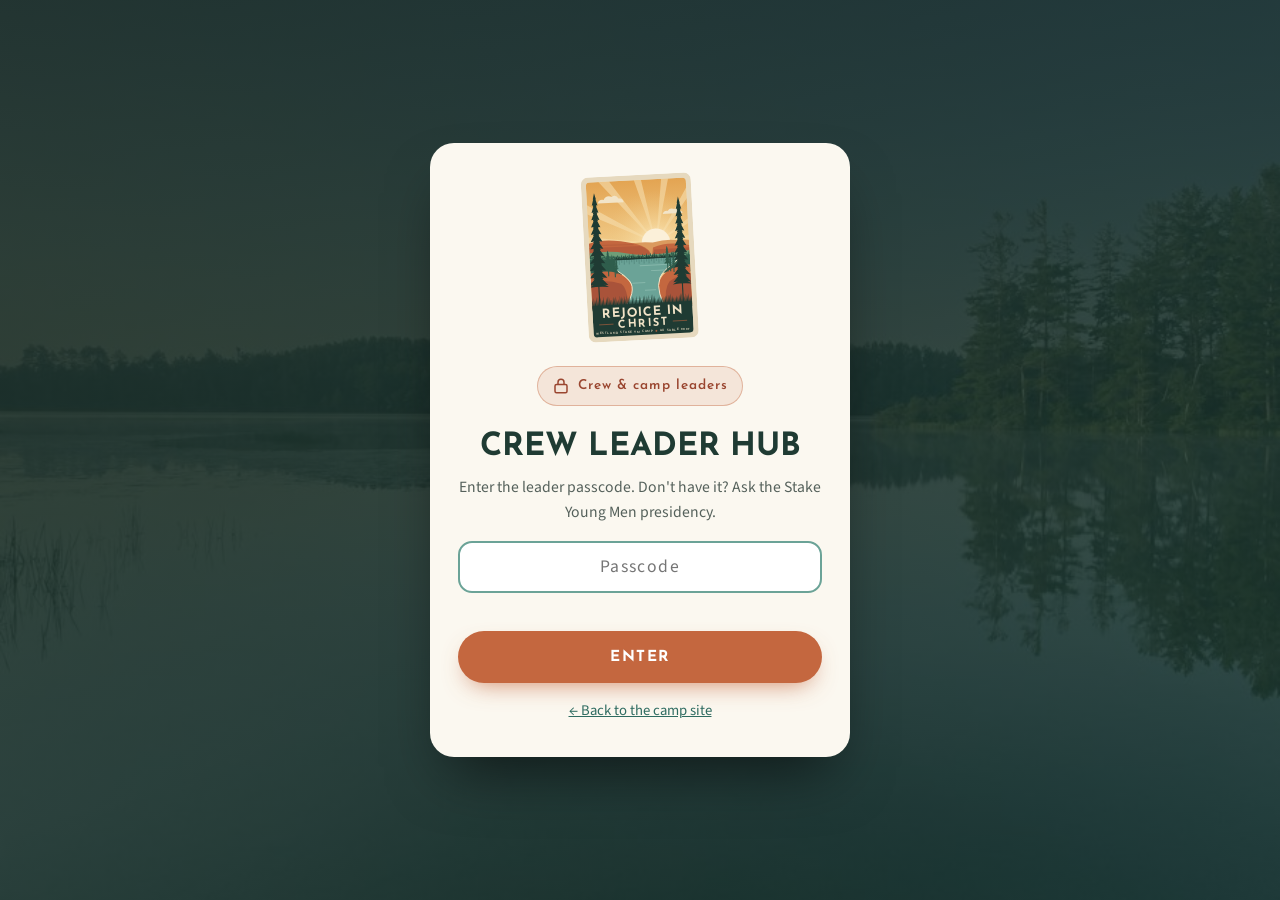
<file: leaders.html>
<!doctype html>
<html lang="en">
<head>
<meta charset="utf-8">
<meta name="viewport" content="width=device-width, initial-scale=1">
<title>Crew Leader Hub · Westland Stake YM Camp 2027</title>
<meta name="description" content="Crew leader responsibilities, checklists, cash and supply calculator, gear vehicle plan and menu for Westland Stake YM Camp 2027.">
<meta name="robots" content="noindex, nofollow">
<meta name="theme-color" content="#1F3B33">
<link rel="icon" href="assets/img/favicon.svg" type="image/svg+xml">
<link rel="preconnect" href="https://fonts.googleapis.com">
<link rel="preconnect" href="https://fonts.gstatic.com" crossorigin>
<link rel="stylesheet" href="https://fonts.googleapis.com/css2?family=Josefin+Sans:wght@600;700&family=Source+Sans+3:ital,wght@0,400;0,600;0,700;1,400&display=swap">
<script>
/* Leader Hub passcode: keeps casual visitors out. Not real security; private records live in Google. */
try{ localStorage.removeItem('ymcamp27:hub'); if(sessionStorage.getItem('ymcamp27:hub')!=='ok') document.documentElement.classList.add('locked'); }catch(e){ document.documentElement.classList.add('locked'); }
</script>
<link rel="stylesheet" href="assets/css/site.css">
</head>
<body class="page-leaders">
<svg width="0" height="0" style="position:absolute" aria-hidden="true">
<defs>
<symbol id="i-sun" viewBox="0 0 24 24" fill="none" stroke="currentColor" stroke-width="2" stroke-linecap="round"><circle cx="12" cy="12" r="4.5"/><path d="M12 2v2.5M12 19.5V22M2 12h2.5M19.5 12H22M4.9 4.9l1.8 1.8M17.3 17.3l1.8 1.8M4.9 19.1l1.8-1.8M17.3 6.7l1.8-1.8"/></symbol>
<symbol id="i-vest" viewBox="0 0 24 24" fill="none" stroke="currentColor" stroke-width="2" stroke-linejoin="round"><path d="M8 3h2.5l1.5 3 1.5-3H16l3 4v13a1 1 0 0 1-1 1h-5V9L12 7l-1 2v12H6a1 1 0 0 1-1-1V7z"/><path d="M5 13h6M13 13h6"/></symbol>
<symbol id="i-drop" viewBox="0 0 24 24" fill="none" stroke="currentColor" stroke-width="2" stroke-linejoin="round"><path d="M12 3s6.5 7 6.5 11.5a6.5 6.5 0 0 1-13 0C5.5 10 12 3 12 3z"/></symbol>
<symbol id="i-plus" viewBox="0 0 24 24" fill="none" stroke="currentColor" stroke-width="2" stroke-linejoin="round"><rect x="3" y="6" width="18" height="14" rx="2"/><path d="M9 6V4h6v2M12 10v6M9 13h6"/></symbol>
<symbol id="i-paw" viewBox="0 0 24 24" fill="none" stroke="currentColor" stroke-width="2"><ellipse cx="12" cy="15.5" rx="4.5" ry="3.8"/><circle cx="6" cy="10" r="1.8"/><circle cx="9.5" cy="6.5" r="1.8"/><circle cx="14.5" cy="6.5" r="1.8"/><circle cx="18" cy="10" r="1.8"/></symbol>
<symbol id="i-hand" viewBox="0 0 24 24" fill="none" stroke="currentColor" stroke-width="2" stroke-linecap="round" stroke-linejoin="round"><path d="M8 13V5.5a1.5 1.5 0 0 1 3 0V11M11 10V4.5a1.5 1.5 0 0 1 3 0V11M14 10.5V6a1.5 1.5 0 0 1 3 0v8a7 7 0 0 1-7 7h-.5A5.5 5.5 0 0 1 5 17.6L3.6 14a1.5 1.5 0 0 1 2.6-1.4L8 15"/></symbol>
<symbol id="i-signal" viewBox="0 0 24 24" fill="none" stroke="currentColor" stroke-width="2" stroke-linecap="round"><path d="M5 19v-3M10 19v-6M15 19v-9M20 19V7"/></symbol>
<symbol id="i-tent" viewBox="0 0 24 24" fill="none" stroke="currentColor" stroke-width="2" stroke-linejoin="round" stroke-linecap="round"><path d="M3 20 12 4l9 16zM12 4v16M9 20l3-6 3 6M2 20h20"/></symbol>
<symbol id="i-canoe" viewBox="0 -2 32 16" fill="none" stroke="currentColor" stroke-linecap="round"><path d="M1.6 -0.8Q0 5.4 2.6 7.3Q4 8.2 7 8.2H25Q28 8.2 29.4 7.3Q32 5.4 30.4 -0.8C28.4 3.2 23 4.3 16 4.3S3.6 3.2 1.6 -0.8Z" fill="currentColor" stroke="none"/><path d="M2 11.5q1-1.1 2 0 t2 0 t2 0 t2 0 t2 0 t2 0 t2 0 t2 0 t2 0 t2 0 t2 0 t2 0 t2 0 t2 0" stroke-width="1.3"/></symbol>
<symbol id="i-map" viewBox="0 0 24 24" fill="none" stroke="currentColor" stroke-width="2" stroke-linejoin="round"><path d="M9 4 3 6v14l6-2 6 2 6-2V4l-6 2zM9 4v14M15 6v14"/></symbol>
<symbol id="i-lock" viewBox="0 0 24 24" fill="none" stroke="currentColor" stroke-width="2" stroke-linejoin="round"><rect x="4" y="10" width="16" height="11" rx="2"/><path d="M8 10V7a4 4 0 0 1 8 0v3"/></symbol>
<symbol id="i-sheet" viewBox="0 0 24 24" fill="none" stroke="currentColor" stroke-width="2" stroke-linejoin="round"><rect x="4" y="3" width="16" height="18" rx="2"/><path d="M4 9h16M4 15h16M10 9v12"/></symbol>
<symbol id="i-folder" viewBox="0 0 24 24" fill="none" stroke="currentColor" stroke-width="2" stroke-linejoin="round"><path d="M3 6a1 1 0 0 1 1-1h5l2 2h9a1 1 0 0 1 1 1v10a1 1 0 0 1-1 1H4a1 1 0 0 1-1-1z"/><path d="M12 11v5M9.5 13.5h5"/></symbol>
<symbol id="i-cash" viewBox="0 0 24 24" fill="none" stroke="currentColor" stroke-width="2" stroke-linejoin="round"><rect x="2" y="6" width="20" height="12" rx="2"/><circle cx="12" cy="12" r="2.6"/><path d="M6 9v.01M18 15v.01" stroke-linecap="round"/></symbol>
<symbol id="i-truck" viewBox="0 0 24 24" fill="none" stroke="currentColor" stroke-width="2" stroke-linejoin="round"><path d="M2 6h12v10H2zM14 10h4l3 3v3h-7z"/><circle cx="6" cy="18" r="2"/><circle cx="17" cy="18" r="2"/></symbol>
<symbol id="i-pot" viewBox="0 0 24 24" fill="none" stroke="currentColor" stroke-width="2" stroke-linejoin="round" stroke-linecap="round"><path d="M4 10h16v6a4 4 0 0 1-4 4H8a4 4 0 0 1-4-4zM2 10h2M20 10h2M9 6c0-1 1-1 1-2M14 6c0-1 1-1 1-2"/></symbol>
<symbol id="i-users" viewBox="0 0 24 24" fill="none" stroke="currentColor" stroke-width="2" stroke-linecap="round"><circle cx="9" cy="8" r="3.5"/><path d="M2.5 20a6.5 6.5 0 0 1 13 0"/><circle cx="17" cy="9" r="2.5"/><path d="M17 14a5 5 0 0 1 4.5 5"/></symbol>
<symbol id="i-pen" viewBox="0 0 24 24" fill="none" stroke="currentColor" stroke-width="2" stroke-linejoin="round" stroke-linecap="round"><path d="M14 4l6 6-11 11H3v-6z"/><path d="M12 6l6 6"/></symbol>
<symbol id="i-car" viewBox="0 0 24 24" fill="none" stroke="currentColor" stroke-width="2" stroke-linejoin="round"><path d="M3 15v-3l2-5h14l2 5v3z"/><path d="M3 15v3h3v-3M18 15v3h3v-3M3 12h18"/></symbol>
<symbol id="i-fire" viewBox="0 0 24 24" fill="none" stroke="currentColor" stroke-width="2" stroke-linejoin="round" stroke-linecap="round"><path d="M12 3c1 3 5 5 5 10a5 5 0 0 1-10 0c0-2 1-3.5 2-4.5 0 2 1 3 2 3 0-3-1-5 1-8.5zM4 21h16"/></symbol>
<symbol id="i-book" viewBox="0 0 24 24" fill="none" stroke="currentColor" stroke-width="2" stroke-linejoin="round"><path d="M12 6c-2-1.5-5-2-8-2v14c3 0 6 .5 8 2 2-1.5 5-2 8-2V4c-3 0-6 .5-8 2zM12 6v14"/></symbol>
<symbol id="i-ext" viewBox="0 0 24 24" fill="none" stroke="currentColor" stroke-width="2" stroke-linecap="round" stroke-linejoin="round"><path d="M14 4h6v6M20 4l-9 9M18 14v5a1 1 0 0 1-1 1H5a1 1 0 0 1-1-1V7a1 1 0 0 1 1-1h5"/></symbol>
<symbol id="i-menu" viewBox="0 0 24 24" fill="none" stroke="currentColor" stroke-width="2.2" stroke-linecap="round"><path d="M4 7h16M4 12h16M4 17h16"/></symbol>
<symbol id="i-badge" viewBox="0 0 48 48"><circle cx="24" cy="24" r="23" fill="#E8B460"/><circle cx="24" cy="18" r="7" fill="#F2E4C8"/><path d="M1 27q12-5 23 0t23 0v4H1z" fill="#C4673F"/><path d="M1 30h46v18H1z" fill="#2F5D4C"/><path d="M8 36q16-6 32 0" stroke="#6BA397" stroke-width="3" fill="none"/><path d="M12 22l4 10h-8zM36 20l5 12h-10z" fill="#1F3B33"/><circle cx="24" cy="24" r="22.5" fill="none" stroke="#F2E4C8" stroke-width="1.5"/></symbol>
</defs>
</svg>

<div class="gate" id="gate" role="dialog" aria-modal="true" aria-labelledby="gateTitle">
  <form class="gate-card" id="gateForm">
    <div class="gate-poster" data-poster="assets/img/poster.svg?v=3"></div>
    <div class="lock-badge"><svg width="18" height="18" aria-hidden="true"><use href="#i-lock"/></svg> Crew &amp; camp leaders</div>
    <h1 id="gateTitle">Crew Leader Hub</h1>
    <p>Enter the leader passcode. Don't have it? Ask the Stake Young Men presidency.</p>
    <label for="gatePass" class="sr">Passcode</label>
    <input id="gatePass" type="password" autocomplete="current-password" placeholder="Passcode" required>
    <p class="gate-err" id="gateErr" role="alert"></p>
    <button class="btn btn-rust" type="submit">Enter</button>
    <a class="gate-back" href="index.html">← Back to the camp site</a>
  </form>
</div>
<a class="skip" href="#main">Skip to content</a>

<header class="nav">
  <div class="wrap">
    <a class="brand" href="index.html" aria-label="Back to the main camp site">
      <svg class="badge" aria-hidden="true"><use href="#i-badge"/></svg>
      <span>Crew Leader Hub<small>YM Camp 2027</small></span>
    </a>
    <button class="menu-btn" aria-label="Open menu" aria-expanded="false" aria-controls="navlinks"><svg width="26" height="26" aria-hidden="true"><use href="#i-menu"/></svg></button>
    <ul class="nav-links" id="navlinks">
      <li><a href="index.html">Main site</a></li>
      <li><a href="index.html#river">Itinerary</a></li>
      <li><a class="cta" href="#records">Private records</a></li>
    </ul>
  </div>
</header>

<main id="main">
<section class="lead-hero">
  <div class="wrap">
    <div class="lock-badge"><svg width="18" height="18" aria-hidden="true"><use href="#i-lock"/></svg> For crew &amp; camp leaders</div>
    <h1><span>Westland Stake YM Camp 2027</span>Crew Leader Hub</h1>
    <p>The Stake Young Men presidency can't run logistics for the whole trip, so each crew handles its own. Everything you need to get your crew from the ward building to McKinley Landing and home again.</p>
    <div class="btns" style="margin-top:24px">
      <a class="btn btn-rust" href="#records">Open registrations &amp; forms</a>
      <a class="btn btn-ghost" href="#calc">Crew calculator</a>
    </div>
  </div>
</section>

<nav class="subnav" aria-label="Leader hub sections">
  <ul>
    <li><a href="#records">Records</a></li>
    <li><a href="#checklist">Checklist</a></li>
    <li><a href="#calc">Cash &amp; supplies</a></li>
    <li><a href="#driver">Gear vehicle</a></li>
    <li><a href="#menu">Menu</a></li>
    <li><a href="#leadsafety">Safety</a></li>
    <li><a href="#reimburse">Reimbursement</a></li>
    <li><a href="#open">Open items</a></li>
  </ul>
</nav>

<!-- PRIVATE RECORDS -->
<section id="records">
  <div class="wrap">
    <div class="sec-head reveal">
      <div><div class="eyebrow">Leaders only</div><h2>Registrations &amp; forms</h2></div>
      <p class="lede">These open in Google, not on this website. Only leaders who've been given access with their Google account can open them. Anyone else just sees "Request access."</p>
    </div>
    <div class="vault">
      <div class="vault-item reveal">
        <div class="ico"><svg aria-hidden="true"><use href="#i-sheet"/></svg></div>
        <h3>Registration responses</h3>
        <p>Every family's answers: roster, contacts, allergies, medications, swimming ability, gear needs. Filter by ward for your crew.</p>
        <div class="lockline"><svg width="16" height="16" aria-hidden="true"><use href="#i-lock"/></svg> Google Sheet · leaders only</div>
        <a class="btn btn-pine" data-link="responsesSheet" data-pending="Sheet link coming"><span class="lbl">Open responses</span></a>
      </div>
      <div class="vault-item reveal d1">
        <div class="ico"><svg aria-hidden="true"><use href="#i-folder"/></svg></div>
        <h3>Permission &amp; medical forms</h3>
        <p>Photos of each signed Permission and Medical Release Form. Parents email them in, and they're saved here. Drivers should carry copies for their crew.</p>
        <div class="lockline"><svg width="16" height="16" aria-hidden="true"><use href="#i-lock"/></svg> Google Drive folder · leaders only</div>
        <a class="btn btn-pine" data-link="formsFolder" data-pending="Folder link coming"><span class="lbl">Open forms folder</span></a>
      </div>
      <div class="vault-item reveal d2">
        <div class="ico"><svg aria-hidden="true"><use href="#i-users"/></svg></div>
        <h3>Volunteer sign-ups</h3>
        <p>Adults who've offered to help: drivers, gear vehicles and support at camp.</p>
        <div class="lockline"><svg width="16" height="16" aria-hidden="true"><use href="#i-lock"/></svg> Google Sheet · leaders only</div>
        <a class="btn btn-pine" data-link="volunteerSheet" data-pending="Link coming"><span class="lbl">Open volunteers</span></a>
      </div>
    </div>
    <div class="privacy-note reveal">
      <svg aria-hidden="true"><use href="#i-lock"/></svg>
      <div><strong>Keep it private.</strong> Don't download, forward or screenshot medical information outside the leader group. Print copies only for the trip, keep them with the crew's first aid kit, and return them after camp. All responses and uploads are deleted after camp.</div>
    </div>
  </div>
</section>

<!-- CHECKLIST -->
<section class="bg-paper" id="checklist">
  <div class="wrap">
    <div class="sec-head reveal">
      <div><div class="eyebrow">Your job</div><h2>Crew leader checklist</h2></div>
      <p class="lede">Check items off as your crew gets ready. Your progress saves on this device.</p>
    </div>
    <div class="pack-top reveal">
      <div class="progress" aria-hidden="true"><i data-progress="lead"></i></div>
      <span class="pack-count" data-progress-count="lead" aria-live="polite"></span>
      <button class="btn btn-line" data-reset="lead" style="min-height:44px">Reset</button>
      <button class="btn btn-pine print-btn" data-print style="min-height:44px">Print</button>
    </div>
    <div class="grid g2" data-checklist="lead" data-word="done">
      <div class="card reveal">
        <div class="phase"><h3>Roster &amp; forms <em>Before camp</em></h3>
        <ul class="check-list">
          <li><label><input type="checkbox" value="roster"><span>Find out who's going from your crew</span></label></li>
          <li><label><input type="checkbox" value="register"><span>Every young man completes online registration <small>deadline <span class="tbd">TBD</span></small></span></label></li>
          <li><label><input type="checkbox" value="permission"><span>Every signed permission &amp; medical form is in</span></label></li>
          <li><label><input type="checkbox" value="meds"><span>Know every young man's medications, allergies and dietary needs</span></label></li>
        </ul></div>
        <div class="phase"><h3>Rides &amp; gear <em>Before camp</em></h3>
        <ul class="check-list">
          <li><label><input type="checkbox" value="rides"><span>Rides arranged <strong>to camp and home again</strong> for every young man</span></label></li>
          <li><label><input type="checkbox" value="packing"><span>Every young man has the packing list, incl. water bottle and small dry bag</span></label></li>
          <li><label><input type="checkbox" value="shortgear"><span>Help anyone short on gear get what he needs</span></label></li>
          <li><label><input type="checkbox" value="bags"><span>Contractor bags (2 per person per river day) and zip ties <small>required, even with a gear vehicle</small></span></label></li>
          <li><label><input type="checkbox" value="vehicle"><span>Decide on a gear vehicle, driver and driver rotation <span class="opt">Optional</span></span></label></li>
        </ul></div>
      </div>
      <div class="card reveal d1">
        <div class="phase"><h3>Food &amp; money <em>Before camp</em></h3>
        <ul class="check-list">
          <li><label><input type="checkbox" value="menu"><span>Adapt the recommended menu for your crew's allergies</span></label></li>
          <li><label><input type="checkbox" value="food"><span>Buy food; bring coolers, ice, stoves and cooking gear</span></label></li>
          <li><label><input type="checkbox" value="cash"><span>Withdraw cash in $20 bills for campsites and pizza</span></label></li>
          <li><label><input type="checkbox" value="envelope"><span>Print the campsite reimbursement form; bring a waterproof receipt envelope</span></label></li>
          <li><label><input type="checkbox" value="devos"><span>Prepare crew devotionals and activities</span></label></li>
        </ul></div>
        <div class="phase"><h3>On the river <em>At camp</em></h3>
        <ul class="check-list">
          <li><label><input type="checkbox" value="leadlast"><span>Assign a lead canoe and a last canoe (with an adult)</span></label></li>
          <li><label><input type="checkbox" value="sites"><span>Reserve, register and pay for campsites at each stop</span></label></li>
          <li><label><input type="checkbox" value="sunscreen"><span>Sunscreen out at breakfast and lunch, every day</span></label></li>
          <li><label><input type="checkbox" value="pizza"><span>Thursday: order your crew's pizza in Mio and arrange pickup</span></label></li>
          <li><label><input type="checkbox" value="water"><span>Friday: fill water jugs at Mio (~1 gal per person)</span></label></li>
          <li><label><input type="checkbox" value="food-night"><span>Secure all food every night</span></label></li>
        </ul></div>
      </div>
      <div class="card reveal" style="grid-column:1/-1">
        <h3>Crew leader packing additions</h3>
        <ul class="check-list cols" style="columns:2;column-gap:32px">
          <li><label><input type="checkbox" value="p-cash"><span>$20 bills for campsites and pizza</span></label></li>
          <li><label><input type="checkbox" value="p-bags"><span>Contractor bags and zip ties for the whole crew</span></label></li>
          <li><label><input type="checkbox" value="p-form"><span>Printed campsite reimbursement form</span></label></li>
          <li><label><input type="checkbox" value="p-env"><span>Receipt envelope in a zip-lock</span></label></li>
          <li><label><input type="checkbox" value="p-fak"><span>Crew first aid kit (extra athletic tape)</span></label></li>
          <li><label><input type="checkbox" value="p-sun"><span>Crew sunscreen</span></label></li>
          <li><label><input type="checkbox" value="p-copies"><span>Copies of medical &amp; permission forms</span></label></li>
          <li><label><input type="checkbox" value="p-map"><span>1–2 Au Sable map guidebooks</span></label></li>
          <li><label><input type="checkbox" value="p-jugs"><span>Water jugs (~1 gal per person for the last night)</span></label></li>
          <li><label><input type="checkbox" value="p-tp"><span>Extra toilet paper and a small shovel</span></label></li>
          <li><label><input type="checkbox" value="p-cord"><span>50+ ft of paracord for tying up canoes</span></label></li>
          <li><label><input type="checkbox" value="p-trash"><span>Kitchen trash bags</span></label></li>
        </ul>
      </div>
    </div>
  </div>
</section>

<!-- CALCULATOR -->
<section id="calc">
  <div class="wrap">
    <div class="sec-head reveal">
      <div><div class="eyebrow">Plan your crew</div><h2>Cash &amp; supply calculator</h2></div>
      <p class="lede">Campsites are <strong>$20 per site per night, cash only</strong>, up to 8 people per site, for 4 nights. The Mio pizza place is believed to be cash only too.</p>
    </div>
    <div class="calc reveal">
      <div class="calc-input">
        <label for="crewSize">Crew size (youth + adults)</label>
        <div class="big" id="crewBig" aria-hidden="true">16</div>
        <input type="range" id="crewSize" min="2" max="40" value="16">
        <div class="stepper"><button data-step="-1" aria-label="One fewer person">−</button><button data-step="1" aria-label="One more person">+</button></div>
        <table class="cash-table" id="cashTable" style="margin-top:22px;color:var(--cream)">
          <tr data-max="8"><td>1–8 people</td><td>1 site</td><td>$80</td></tr>
          <tr data-max="16"><td>9–16</td><td>2 sites</td><td>$160</td></tr>
          <tr data-max="24"><td>17–24</td><td>3 sites</td><td>$240</td></tr>
          <tr data-max="32"><td>25–32</td><td>4 sites</td><td>$320</td></tr>
          <tr data-max="40"><td>33–40</td><td>5 sites</td><td>$400</td></tr>
        </table>
      </div>
      <div class="calc-out" aria-live="polite">
        <div class="out"><b id="o-camp">$160</b><span>Campsite cash, 4 nights (<span id="o-sites">2</span> sites a night) · <span id="o-bills"></span></span></div>
        <div class="out"><b id="o-pizza-cash">$80–$120</b><span>Thursday pizza: about <span id="o-pizza"></span> at $10–15 each (1 large per 2 people)</span></div>
        <div class="out wide"><b id="o-total">$240–$280</b><span>Total cash to bring. Saturday fast food is paid by the crew leader and reimbursed.</span></div>
        <div class="out"><b id="o-bags">160</b><span>Contractor bags (2 per person × 5 river days), plus zip ties</span></div>
        <div class="out"><b id="o-water">16 gal</b><span>Water to carry from Mio on Friday: <span id="o-jugs"></span></span></div>
        <div class="out"><b id="o-sand">96</b><span>Deli sandwiches, Wed–Fri lunches (2 per person per day)</span></div>
        <div class="out"><b id="o-dogs">48</b><span>Hot dogs for Tuesday dinner (3 per person)</span></div>
        <div class="out"><b id="o-mac">11</b><span>Boxes of mac &amp; cheese for Wednesday (2 per 3 people)</span></div>
        <div class="out"><b id="o-stew">12</b><span>Cans of beef stew for Friday (3 per 4 people)</span></div>
      </div>
    </div>
  </div>
</section>

<!-- DRIVER -->
<section class="bg-pine" id="driver">
  <div class="wrap">
    <div class="sec-head reveal">
      <div><div class="eyebrow">Optional</div><h2>Gear vehicle &amp; driver</h2></div>
      <p class="lede">A crew may send a truck, trailer or large vehicle with its gear. You provide your own driver. Without one, gear rides in the canoes, and that's fine.</p>
    </div>
    <ol class="timeline-driver" style="padding:0;margin:0">
      <li class="reveal"><b>After launch</b>Load the gear and drive straight to tonight's campground.</li>
      <li class="reveal d1"><b>Hold the sites</b>Register, pay cash, and set up a tent or dining fly on each site.</li>
      <li class="reveal d2"><b>Midday</b>Drive back upriver to the lunch spot and meet the crew.</li>
      <li class="reveal d3"><b>Afternoon</b>Run into Grayling or Mio for ice, food and supplies.</li>
      <li class="reveal"><b>Evening</b>Meet the crew at camp with the gear.</li>
    </ol>
    <div class="rotation reveal">
      <div class="shift"><b style="color:var(--gold-2);font-family:var(--display);letter-spacing:.06em">MORNING DRIVER</b><br>Moves gear, reserves and holds the campsite, meets the crew at lunch.</div>
      <div class="swap">⇄<br>SWAP AT LUNCH</div>
      <div class="shift"><b style="color:var(--gold-2);font-family:var(--display);letter-spacing:.06em">AFTERNOON DRIVER</b><br>Handles ice and supply runs, meets the crew at camp.</div>
    </div>
    <div class="grid g2" style="margin-top:24px">
      <div class="card reveal"><h3>Take turns</h3><p>No one needs to spend four days in the car. Rotate half-day shifts so every adult gets plenty of river time. Set the rotation before camp so everyone knows his shifts.</p></div>
      <div class="card reveal d1"><h3>Driver carries</h3><p>Campsite cash and the reimbursement form/envelope (if the crew leader isn't driving), copies of medical &amp; permission forms, a first aid kit, a charged phone and charger, and the day's lunch spot and campground.</p></div>
      <div class="card rust reveal" style="grid-column:1/-1"><h3>The crew's way off the river</h3><p>If anyone is injured, sick or has an emergency, the driver helps get him off the river and to safety, whether that's the hospital in Grayling or resting in the vehicle. <strong>Two-adult plan when transporting a young man:</strong> <span class="tbd">TBD</span> · <strong>Crews without a vehicle:</strong> emergency transport plan <span class="tbd">TBD</span></p></div>
    </div>
  </div>
</section>

<!-- MENU -->
<section id="menu">
  <div class="wrap">
    <div class="sec-head reveal">
      <div><div class="eyebrow">Feed the crew</div><h2>Recommended menu</h2></div>
      <p class="lede">A starting point. Adjust for your crew's allergies and tastes. Paper plates are fine; every campground has trash cans.</p>
    </div>
    <div class="table-scroll reveal">
      <table class="menu">
        <thead><tr><th></th><th>Tue 7/13<small>Keystone</small></th><th>Wed 7/14<small>Rainbow Bend</small></th><th>Thu 7/15<small>Mio</small></th><th>Fri 7/16<small>Meadow Springs</small></th><th>Sat 7/17<small>Head home</small></th></tr></thead>
        <tbody>
          <tr><th>Breakfast</th><td>At home</td><td>Oatmeal / granola</td><td>Bagels &amp; muffins</td><td>Oatmeal / granola</td><td>Leftovers</td></tr>
          <tr><th>Lunch</th><td>Sack lunch from home</td><td>Deli sandwiches</td><td>Deli sandwiches</td><td>Deli sandwiches</td><td>Fast food on the drive home</td></tr>
          <tr><th>Dinner</th><td>Roasted hot dogs (s'mores optional)</td><td>Mac &amp; cheese with smoked sausage</td><td>Pizza from Mio (cash, $10–15/pizza)</td><td>Beef stew &amp; mashed potatoes</td><td>Home</td></tr>
          <tr><th>Snacks</th><td colspan="5">Oranges, granola bars, trail mix, electrolyte packets</td></tr>
        </tbody>
      </table>
    </div>
    <div class="btns reveal" style="margin-top:20px">
      <a class="btn btn-line" data-link="shoppingList" data-pending="Full shopping list"><span class="lbl">Full shopping list &amp; allergy swaps</span></a>
    </div>
  </div>
</section>

<!-- SAFETY FOR LEADERS -->
<section class="bg-paper" id="leadsafety">
  <div class="wrap">
    <div class="sec-head reveal">
      <div><div class="eyebrow">Keep everyone safe</div><h2>Leader safety notes</h2></div>
      <p class="lede">The full river safety guide for families is on the <a href="index.html#safety">main site</a>. These are the leader-specific pieces.</p>
    </div>
    <div class="grid g3">
      <div class="card reveal"><div class="ico"><svg aria-hidden="true"><use href="#i-canoe"/></svg></div><h3>Lead canoe</h3><p>Experienced navigators who know every stop. Never passed. Signals every canoe in at each stop. <strong>Carries a map (required).</strong></p></div>
      <div class="card rust reveal d1"><div class="ico"><svg aria-hidden="true"><use href="#i-vest"/></svg></div><h3>Last canoe</h3><p>The most experienced paddlers, with <strong>at least one adult</strong>. No one ever behind it. Helps anyone stuck or tipped; calls for help if needed. Map recommended. <strong>Ryan Butler paddles behind every crew</strong> as the last canoe for the whole group.</p></div>
      <div class="card reveal d2"><div class="ico"><svg aria-hidden="true"><use href="#i-canoe"/></svg></div><h3>Loading canoes</h3><p>1–2 per canoe is best. Waterproof every load. Clip in small items, but <strong>leave big bags loose</strong>. Sealed bags float, and tied-in gear makes a tipped canoe hard to right.</p></div>
      <div class="card reveal"><div class="ico"><svg aria-hidden="true"><use href="#i-paw"/></svg></div><h3>Food at night</h3><p>Lock food in a vehicle if you can; otherwise use closed, secure containers. Crews without a vehicle: plan ahead (another crew's vehicle, lockable bins, or a bear hang). Plan <span class="tbd">TBD</span></p></div>
      <div class="card reveal d1"><div class="ico"><svg aria-hidden="true"><use href="#i-plus"/></svg></div><h3>Medical</h3><p>Know every young man's medications. Crew first aid kit with extra athletic tape. Hospital in Grayling. If a young man must go home and there aren't enough leaders to drive, parents are asked to pick him up (~3 hrs).</p></div>
      <div class="card reveal d2"><div class="ico"><svg aria-hidden="true"><use href="#i-signal"/></svg></div><h3>Communication</h3><p>Cell service at most campgrounds; a short drive usually finds it. <strong>Ryan Butler carries the satellite communicator</strong>; other adults, tell us if you can bring one. Each morning, go over the day's <strong>emergency stop points</strong> with your drivers so they can be called there by satellite or cell.</p></div>
      <div class="card rust reveal"><div class="ico"><svg aria-hidden="true"><use href="#i-signal"/></svg></div><h3>Weather decisions</h3><p>The <strong>Stake YM presidency makes the official weather call</strong> each morning before paddling, in council with the presiding authority. On the river, any adult gets his crew off the water at the first thunder or lightning, then lets Ryan know. Wait 30 minutes after the last thunder. <a href="index.html#weather">Full adverse weather plan →</a></p></div>
      <div class="card reveal d1"><div class="ico"><svg aria-hidden="true"><use href="#i-vest"/></svg></div><h3>Life jackets</h3><p>Everyone, youth and adults, wears one the whole time in a canoe, and anyone swimming in the river wears one. Check fit before launching day 1. <small>(Pending stake approval)</small></p></div>
      <div class="card reveal d2"><div class="ico"><svg aria-hidden="true"><use href="#i-users"/></svg></div><h3>Accountability</h3><p>Canoe partners are buddies on the river. In camp, <strong>crew leaders account for every young man</strong>, and do a head count arriving at and leaving each camp.</p></div>
    </div>
    <div class="guide-band reveal">
      <a data-link="mapGuidebook" class="guide-cover"><img src="assets/img/guidebook-cover.jpg" alt="Cover of A Map Guidebook to the Au Sable River by Wild Water Maps" loading="lazy" width="250" height="400"></a>
      <div>
        <div class="eyebrow">Required for the lead canoe</div>
        <h3>A Map Guidebook to the Au Sable River</h3>
        <p>Each crew needs at least one copy, ideally two: one in the lead canoe (required) and one in the last canoe (recommended). Waterproof and tear-resistant, with river mileage, access points and campsites marked.</p>
        <p class="reimb-note"><svg width="18" height="18" aria-hidden="true"><use href="#i-cash"/></svg> <span><strong>Reimbursable:</strong> one book per crew. Keep the receipt and submit it through the stake's online reimbursement process.</span></p>
        <a data-link="mapGuidebook" class="btn btn-pine" style="min-height:48px"><span class="lbl">Get the guidebook</span></a>
      </div>
    </div>
  </div>
</section>

<!-- REIMBURSEMENT -->
<section id="reimburse">
  <div class="wrap">
    <div class="sec-head reveal">
      <div><div class="eyebrow">Get paid back</div><h2>Paying &amp; reimbursement</h2></div>
      <p class="lede">Crew leaders pay for campsites, Thursday pizza and Saturday fast food. The stake reimburses you. Put every receipt in your envelope as you go.</p>
    </div>
    <div class="grid g2">
      <div class="card reveal">
        <div class="ico"><svg aria-hidden="true"><use href="#i-tent"/></svg></div>
        <h3>Campsites (cash, no receipts)</h3>
        <p>Record each payment on the <strong>Crew Leader Campsite Cash Reimbursement Form</strong>, sign it, and turn it in to the Stake YM presidency after camp. Due date <span class="tbd">TBD</span></p>
        <a class="btn btn-line" data-link="campsiteForm" data-pending="Campsite form" style="min-height:44px"><span class="lbl">Campsite reimbursement form</span></a>
      </div>
      <div class="card reveal d1">
        <div class="ico"><svg aria-hidden="true"><use href="#i-cash"/></svg></div>
        <h3>Pizza, fast food &amp; map book (receipts)</h3>
        <p>Keep the receipts in your envelope and submit them through the stake's online reimbursement process. One Au Sable map guidebook per crew is reimbursable.</p>
      </div>
    </div>
  </div>
</section>

<!-- OPEN ITEMS -->
<section class="bg-paper" id="open">
  <div class="wrap">
    <div class="sec-head reveal">
      <div><div class="eyebrow">Still being decided</div><h2>Open items</h2></div>
      <p class="lede">These are marked <span class="tbd">TBD</span> across the site and will be filled in as the stake decides.</p>
    </div>
    <ul class="open-list reveal">
      <li><span class="tbd">TBD</span> Stake approval of the life jacket rule</li>
      <li><span class="tbd">TBD</span> Deadlines: kickoff, registration and forms, reimbursement</li>
      <li><span class="tbd">TBD</span> Outfitter name, check-in and pickup times; waiver?</li>
      <li><span class="tbd">TBD</span> Crews without a vehicle: emergency transport and food storage</li>
      <li><span class="tbd">TBD</span> Two-adult plan when a driver transports a young man</li>
      <li><span class="tbd">TBD</span> Outfitter storm policy; each day's emergency stop points</li>
      <li><span class="tbd">TBD</span> Camp-wide devotional schedule</li>
      <li><span class="tbd">TBD</span> Confirm the Mio pizza place is cash only</li>
      <li><span class="tbd">TBD</span> Names/locations of each day's lunch spots for drivers</li>
      <li><span class="tbd">TBD</span> Cost per young man; camp expectations</li>
    </ul>
  </div>
</section>
</main>

<footer>
  <svg class="treeline" viewBox="0 0 1200 60" preserveAspectRatio="none" aria-hidden="true" style="position:absolute;top:-59px;left:0"><path fill="currentColor" d="M0 60V40l20-30 20 30 15-20 15 20 25-36 25 36 15-22 15 22 20-28 20 28 30-40 30 40 15-18 15 18 25-34 25 34 20-26 20 26 15-20 15 20 30-38 30 38 20-24 20 24 25-34 25 34 15-18 15 18 20-30 20 30 30-40 30 40 15-20 15 20 25-32 25 32 20-24 20 24 15-18 15 18 30-38 30 38 20-26 20 26 25-30 25 30V60z"/></svg>
  <div class="wrap">
    <div class="foot">
      <div class="mini-poster" data-poster="assets/img/poster.svg?v=3"></div>
      <div><h3>Thank you, crew leaders</h3><p>Questions about the Hub? Contact the Stake Young Men presidency: Jason Mercado, Ryan Butler or Henry Young. Emergency contact: Ryan Butler.</p></div>
      <div class="btns"><a class="btn btn-ghost" href="index.html">Main site</a></div>
    </div>
    <div class="fine"><span>Westland Stake YM Camp 2027 · Crew Leader Hub</span><span>Private records live in Google and require leader access.</span></div>
  </div>
</footer>
<script src="assets/js/site.js"></script>
</body>
</html>
</file>
<file: assets/css/site.css>
/* Westland Stake YM Camp 2027 — "Rejoice in Christ" */
:root{
  --cream:#FBF8F0; --paper:#F2E4C8; --sand:#E6D9BE;
  --gold:#E8B460; --gold-2:#EEC47C;
  --rust:#C4673F; --rust-2:#A9533A; --rust-ink:#9A4630;
  --teal:#6BA397; --teal-2:#558A80; --teal-ink:#2E6B60;
  --pine:#2F5D4C; --pine-2:#1F3B33; --ink:#1B2A25; --muted:#55615B;
  --line:rgba(31,59,51,.14);
  --radius:18px; --shadow:0 18px 40px -18px rgba(31,59,51,.35);
  --display:'Josefin Sans',system-ui,sans-serif;
  --body:'Source Sans 3',system-ui,-apple-system,'Segoe UI',sans-serif;
  --max:1180px;
}
*{box-sizing:border-box}
html{scroll-behavior:smooth;scroll-padding-top:84px}
body{margin:0;background:var(--cream);color:var(--ink);font:18px/1.6 var(--body);-webkit-font-smoothing:antialiased}
img{max-width:100%;display:block}
a{color:var(--teal-ink)}
a:hover{color:var(--pine)}
h1,h2,h3,h4{font-family:var(--display);line-height:1.1;margin:0 0 .5em;color:var(--pine-2)}
h2{font-size:clamp(2rem,4.4vw,3.2rem);letter-spacing:.02em;text-transform:uppercase}
h3{font-size:1.35rem;letter-spacing:.02em}
p{margin:0 0 1em}
.wrap{max-width:var(--max);margin:0 auto;padding:0 24px}
.eyebrow{font-family:var(--display);font-weight:700;font-size:.85rem;letter-spacing:.22em;text-transform:uppercase;color:var(--rust-ink);display:inline-flex;align-items:center;gap:.6em;margin-bottom:.9em}
.eyebrow::before{content:"";width:28px;height:2px;background:var(--rust)}
.lede{font-size:1.2rem;color:var(--muted);max-width:62ch}
.skip{position:absolute;left:-999px;top:8px;background:var(--pine);color:#fff;padding:8px 14px;border-radius:8px;z-index:100}
.skip:focus{left:8px}
:focus-visible{outline:3px solid var(--gold);outline-offset:3px;border-radius:6px}

/* TBD chip */
.tbd{display:inline-block;font-family:var(--display);font-weight:700;font-size:.72em;letter-spacing:.12em;text-transform:uppercase;background:repeating-linear-gradient(-45deg,#F6E3B8,#F6E3B8 6px,#F2D9A2 6px,#F2D9A2 12px);color:#7A4A12;border:1px dashed #C8913A;border-radius:6px;padding:.15em .5em;vertical-align:.12em;white-space:nowrap}

/* ---------- NAV ---------- */
.nav{position:fixed;inset:0 0 auto;z-index:50;transition:background .3s,box-shadow .3s,padding .3s;padding:14px 0}
.nav.solid{background:rgba(251,248,240,.92);backdrop-filter:blur(10px);box-shadow:0 1px 0 var(--line);padding:8px 0}
.nav .wrap{display:flex;align-items:center;gap:20px}
.brand{display:flex;align-items:center;gap:10px;text-decoration:none;color:#fff;font-family:var(--display);font-weight:700;letter-spacing:.08em;text-transform:uppercase;font-size:.95rem;line-height:1.05}
.brand small{display:block;font-size:.68rem;letter-spacing:.2em;opacity:.85}
.brand .badge{width:42px;height:42px;flex:none}
.nav.solid .brand{color:var(--pine-2)}
.nav-links{display:flex;gap:4px;margin-left:auto;list-style:none;padding:0;margin-block:0}
.nav-links a{display:block;padding:10px 12px;border-radius:999px;font-family:var(--display);font-weight:600;font-size:.88rem;letter-spacing:.1em;text-transform:uppercase;text-decoration:none;color:#fff}
.nav.solid .nav-links a{color:var(--pine-2)}
.nav-links a:hover{background:rgba(255,255,255,.18)}
.nav.solid .nav-links a:hover{background:rgba(47,93,76,.08)}
.nav-links a.cta{background:var(--rust);color:#fff!important}
.nav-links a.cta:hover{background:var(--rust-2)}
.nav-links a.lead-link{border:1.5px solid currentColor}
.menu-btn{display:none;margin-left:auto;background:none;border:0;color:#fff;width:48px;height:48px;border-radius:12px;cursor:pointer}
.nav.solid .menu-btn{color:var(--pine-2)}
.page-leaders .nav:not(.solid) .brand,.page-leaders .nav:not(.solid) .menu-btn{color:#fff}
@media (min-width:1101px){.page-leaders .nav:not(.solid) .nav-links a{color:#fff}}
@media (max-width:1100px){
  .menu-btn{display:grid;place-items:center}
  .nav-links{position:fixed;inset:64px 12px auto;flex-direction:column;background:var(--cream);border-radius:20px;padding:12px;box-shadow:var(--shadow);transform:translateY(-12px);opacity:0;pointer-events:none;transition:.25s}
  .nav-links.open{transform:none;opacity:1;pointer-events:auto}
  .nav-links a{color:var(--pine-2)!important;padding:14px 16px}
  .nav-links a.cta{text-align:center}
}

/* ---------- HERO ---------- */
.hero{position:relative;min-height:100svh;display:grid;align-items:end;overflow:hidden;color:#fff;isolation:isolate}
.hero-bg{position:absolute;inset:-6% 0 0;background:url(../img/hero-canoes-sunset.jpg) center 60%/cover;z-index:-2;will-change:transform}
.hero::after{content:"";position:absolute;inset:0;z-index:-1;background:linear-gradient(180deg,rgba(31,59,51,.55) 0%,rgba(31,59,51,.05) 35%,rgba(31,59,51,.25) 60%,rgba(20,38,33,.92) 100%)}
.hero .wrap{display:grid;grid-template-columns:1.25fr .75fr;gap:48px;align-items:end;padding-bottom:64px;padding-top:120px;width:100%}
.hero h1{color:#fff;font-size:clamp(2.8rem,7.4vw,6rem);text-transform:uppercase;letter-spacing:.02em;line-height:.95;margin-bottom:.25em;text-shadow:0 2px 30px rgba(0,0,0,.25)}
.hero h1 span{display:block;color:var(--gold-2);font-size:.42em;letter-spacing:.18em;margin-bottom:.4em}
.hero .sub{font-size:1.25rem;max-width:40ch;opacity:.95}
.hero .when{display:flex;flex-wrap:wrap;gap:10px;margin:22px 0 28px}
.pill{display:inline-flex;align-items:center;gap:8px;padding:9px 16px;border-radius:999px;background:rgba(251,248,240,.14);border:1px solid rgba(251,248,240,.35);backdrop-filter:blur(6px);font-family:var(--display);font-weight:600;letter-spacing:.06em;font-size:.95rem}
.btns{display:flex;flex-wrap:wrap;gap:12px}
.btn{display:inline-flex;align-items:center;justify-content:center;gap:10px;min-height:52px;padding:0 24px;border-radius:999px;font-family:var(--display);font-weight:700;letter-spacing:.1em;text-transform:uppercase;font-size:.95rem;text-decoration:none;border:2px solid transparent;cursor:pointer;transition:transform .2s,background .2s,box-shadow .2s}
.btn:hover{transform:translateY(-2px)}
.btn-rust{background:var(--rust);color:#fff;box-shadow:0 10px 24px -10px rgba(196,103,63,.8)}
.btn-rust:hover{background:var(--rust-2);color:#fff}
.btn-ghost{border-color:rgba(255,255,255,.7);color:#fff}
.btn-ghost:hover{background:rgba(255,255,255,.12);color:#fff}
.btn-pine{background:var(--pine);color:#fff}
.btn-pine:hover{background:var(--pine-2);color:#fff}
.btn-line{border-color:var(--pine);color:var(--pine)}
.btn-line:hover{background:var(--pine);color:#fff}
.btn[aria-disabled=true]{opacity:.55;cursor:not-allowed;transform:none}
.poster-card{justify-self:end;width:min(320px,100%);transform:rotate(2.5deg);filter:drop-shadow(0 30px 40px rgba(0,0,0,.45));transition:transform .5s}
.poster-card:hover{transform:rotate(0) scale(1.02)}
.poster-card svg{width:100%;height:auto;display:block}
.sun{animation:sun 6s ease-in-out infinite alternate}
@keyframes sun{to{transform:translateY(5px)}}
.ripples line{animation:rip 3.2s ease-in-out infinite}
.ripples line:nth-child(2n){animation-delay:-1.4s}
@keyframes rip{50%{transform:translateX(8px);opacity:.4}}
.scroll-cue{position:absolute;left:50%;bottom:18px;translate:-50% 0;width:26px;height:42px;border:2px solid rgba(255,255,255,.7);border-radius:14px}
.scroll-cue::after{content:"";position:absolute;left:50%;top:8px;width:4px;height:8px;margin-left:-2px;background:#fff;border-radius:2px;animation:cue 1.8s infinite}
@keyframes cue{to{transform:translateY(14px);opacity:0}}
@media (max-width:860px){
  .hero .wrap{grid-template-columns:1fr;gap:28px}
  .poster-card{justify-self:start;width:190px;order:-1}
  .scroll-cue{display:none}
}

/* countdown */
.countdown{display:flex;gap:10px;margin-top:6px}
.countdown div{min-width:74px;text-align:center;padding:10px 8px;border-radius:14px;background:rgba(20,38,33,.55);border:1px solid rgba(255,255,255,.18)}
.countdown b{display:block;font-family:var(--display);font-size:2rem;line-height:1;color:var(--gold-2)}
.countdown span{font-size:.72rem;letter-spacing:.18em;text-transform:uppercase;opacity:.8}

/* ---------- SECTIONS ---------- */
section{padding:clamp(72px,10vw,120px) 0;position:relative}
.sec-head{display:grid;grid-template-columns:1fr 1fr;gap:40px;align-items:end;margin-bottom:48px}
.sec-head .lede{margin:0}
@media (max-width:860px){.sec-head{grid-template-columns:1fr;gap:12px}}
.bg-paper{background:var(--paper)}
.bg-pine{background:var(--pine-2);color:#E9E2D0}
.bg-pine h2,.bg-pine h3{color:var(--cream)}
.bg-pine .lede{color:#C9C4B4}
.bg-pine .eyebrow{color:var(--gold)}
.bg-pine .eyebrow::before{background:var(--gold)}
.edge-top{position:absolute;top:-1px;left:0;right:0;height:40px;color:var(--cream)}

/* stats */
.stats{display:grid;grid-template-columns:repeat(4,1fr);gap:16px;margin-top:-70px;position:relative;z-index:2}
.stat{background:var(--cream);border-radius:var(--radius);padding:26px 22px;box-shadow:var(--shadow);border:1px solid var(--line)}
.stat b{display:block;font-family:var(--display);font-size:clamp(2.2rem,4vw,3.2rem);line-height:1;color:var(--rust)}
.stat span{font-family:var(--display);font-weight:600;letter-spacing:.12em;text-transform:uppercase;font-size:.8rem;color:var(--pine)}
@media (max-width:860px){.stats{grid-template-columns:repeat(2,1fr);margin-top:-50px}}

/* intro split */
.split{display:grid;grid-template-columns:1fr 1fr;gap:56px;align-items:center}
.photo-stack{position:relative;aspect-ratio:4/5}
.photo-stack img{position:absolute;border-radius:var(--radius);object-fit:cover;box-shadow:var(--shadow)}
.photo-stack img{inset:0;width:100%;height:100%;object-position:center 60%}
.theme-quote{margin-top:28px;padding:22px 24px;border-radius:var(--radius);background:var(--pine);color:var(--cream)}
.theme-quote strong{font-family:var(--display);letter-spacing:.14em;text-transform:uppercase;color:var(--gold)}
@media (max-width:860px){.split{grid-template-columns:1fr;gap:36px}}

/* ---------- RIVER MAP ---------- */
.map-card{background:var(--pine-2);border-radius:28px;padding:clamp(18px,3vw,36px);box-shadow:var(--shadow);color:var(--cream);overflow:hidden;position:relative}
.map-card::before{content:"";position:absolute;inset:0;background:radial-gradient(1000px 300px at 20% -10%,rgba(232,180,96,.18),transparent),radial-gradient(800px 300px at 100% 120%,rgba(107,163,151,.18),transparent);pointer-events:none}
.day-tabs{display:flex;gap:8px;flex-wrap:wrap;position:relative;margin-bottom:10px}
.day-tab{flex:1 1 0;min-width:120px;background:rgba(251,248,240,.06);color:var(--cream);border:1px solid rgba(251,248,240,.18);border-radius:16px;padding:12px 14px;text-align:left;cursor:pointer;font:inherit;transition:.2s}
.day-tab:hover{background:rgba(251,248,240,.12)}
.day-tab b{display:block;font-family:var(--display);letter-spacing:.12em;text-transform:uppercase;font-size:.85rem}
.day-tab span{font-size:.85rem;opacity:.75}
.day-tab[aria-selected=true]{background:var(--gold);color:var(--pine-2);border-color:var(--gold)}
.day-tab[aria-selected=true] span{opacity:1}
.river-svg{width:100%;height:auto;display:block;position:relative}
.river-svg .bank{fill:none;stroke:#2B4D41;stroke-width:46;stroke-linecap:round;stroke-linejoin:round}
.river-svg .water{fill:none;stroke:#3F7E71;stroke-width:16;stroke-linecap:round;stroke-linejoin:round}
.river-svg .pond{fill:none;stroke:#3F7E71;stroke-width:34;stroke-linecap:round}
.river-svg .flow{fill:none;stroke:rgba(169,207,197,.55);stroke-width:2;stroke-dasharray:4 14;animation:flow 2.2s linear infinite}
@keyframes flow{to{stroke-dashoffset:-36}}
.river-svg .seg{fill:none;stroke:var(--gold);stroke-width:8;stroke-linecap:round;transition:stroke-dasharray .9s cubic-bezier(.6,.05,.2,1)}
.river-svg .stop circle{fill:var(--cream);stroke:var(--pine-2);stroke-width:3;transition:.3s}
.river-svg .stop.camp circle{fill:var(--rust)}
.river-svg .stop.lunch circle{fill:var(--gold)}
.river-svg .stop text{fill:var(--cream);font-family:var(--display);font-weight:700;font-size:15px;letter-spacing:.05em}
.river-svg .stop text.mm{font-weight:600;font-size:12px;fill:#A9CFC5;letter-spacing:.1em}
.river-svg .stop.dim{opacity:.35}
.river-svg .tree{fill:#24473B}
.river-svg .canoe{transition:transform 1s cubic-bezier(.6,.05,.2,1)}
.legend{display:flex;gap:18px;flex-wrap:wrap;font-size:.85rem;opacity:.85;position:relative;margin-top:4px}
.legend i{display:inline-block;width:12px;height:12px;border-radius:50%;margin-right:6px;vertical-align:-1px;border:2px solid var(--pine-2)}
.day-detail{display:grid;grid-template-columns:.9fr 1.1fr;gap:28px;margin-top:22px;position:relative}
.day-detail h3{color:var(--gold);font-size:1.6rem;margin-bottom:.2em}
.day-detail .route{font-family:var(--display);letter-spacing:.06em;color:#A9CFC5;margin-bottom:14px}
.day-detail .miles{display:inline-flex;gap:6px;align-items:baseline;font-family:var(--display);color:var(--cream);margin-bottom:10px}
.day-detail .miles b{font-size:3rem;line-height:1;color:var(--gold)}
.day-detail p{color:#DCD5C3}
.sched{list-style:none;padding:0;margin:0;border-left:2px solid rgba(232,180,96,.35)}
.sched li{display:grid;grid-template-columns:96px 1fr;gap:10px;padding:7px 0 7px 16px;position:relative;font-size:.98rem;color:#E4DECD}
.sched li::before{content:"";position:absolute;left:-6px;top:15px;width:10px;height:10px;border-radius:50%;background:var(--pine-2);border:2px solid var(--gold)}
.sched li.hl::before{background:var(--gold)}
.sched time{font-family:var(--display);font-weight:600;color:var(--gold-2);font-size:.9rem;padding-top:2px}
.note-small{font-size:.85rem;opacity:.7;margin-top:10px}
.map-scroll{position:relative}
@media (max-width:860px){
  .day-detail{grid-template-columns:1fr}
  .map-scroll{overflow-x:auto;margin:0 calc(-1*clamp(18px,3vw,36px));padding:0 12px;scrollbar-width:none;-webkit-overflow-scrolling:touch}
  .map-scroll::-webkit-scrollbar{display:none}
  .river-svg{width:860px;max-width:none}
  .day-tabs{flex-wrap:nowrap;overflow-x:auto;scrollbar-width:none;margin-inline:calc(-1*clamp(18px,3vw,36px));padding-inline:clamp(18px,3vw,36px)}
  .day-tabs::-webkit-scrollbar{display:none}
  .day-tab{min-width:104px;flex:none;padding:10px 12px}
  .stat span{display:block;line-height:1.35;margin-top:6px}
}

/* gallery */
.gallery{display:flex;gap:16px;overflow-x:auto;scroll-snap-type:x mandatory;padding:6px 24px 18px;scrollbar-width:thin}
.gallery img{height:min(52vh,440px);width:auto;border-radius:var(--radius);scroll-snap-align:center;flex:none;object-fit:cover;box-shadow:var(--shadow)}

/* cards */
.grid{display:grid;gap:18px}
.g2{grid-template-columns:repeat(2,1fr)}
.g3{grid-template-columns:repeat(3,1fr)}
.g4{grid-template-columns:repeat(4,1fr)}
@media (max-width:980px){.g3,.g4{grid-template-columns:repeat(2,1fr)}}
@media (max-width:640px){.g2,.g3,.g4{grid-template-columns:1fr}}
.card{background:var(--cream);border:1px solid var(--line);border-radius:var(--radius);padding:26px;transition:transform .25s,box-shadow .25s}
.card:hover{transform:translateY(-3px);box-shadow:var(--shadow)}
.bg-paper .card{background:#FBF6EA}
.card .ico{width:52px;height:52px;border-radius:14px;display:grid;place-items:center;background:var(--pine);color:var(--gold);margin-bottom:16px}
.card .ico svg{width:28px;height:28px}
.ico svg:has(use[href="#i-canoe"]){width:40px;height:40px}
.card p:last-child,.card ul:last-child{margin-bottom:0}
.card ul{padding-left:1.1em;margin:0 0 1em}
.card li{margin:.25em 0}
.card.rust .ico{background:var(--rust);color:var(--cream)}
.card.teal .ico{background:var(--teal-ink);color:var(--cream)}
.card.feature{grid-column:span 2;background:linear-gradient(180deg,rgba(31,59,51,.35) 0%,rgba(31,59,51,.92) 55%),url(../img/canoe-bow-sm.jpg) center 35%/cover;color:#E4DECD;border:0;display:flex;flex-direction:column;justify-content:flex-end;min-height:340px}
.card.feature h3{color:var(--gold)}
@media (max-width:640px){.card.feature{grid-column:auto}}

/* crews */
.crew{position:relative;overflow:hidden;padding-top:30px}
.crew .num{position:absolute;right:16px;top:-14px;font-family:var(--display);font-weight:700;font-size:7rem;color:rgba(196,103,63,.12);line-height:1}
.crew h3{font-size:1.5rem}
.crew .units{display:flex;flex-wrap:wrap;gap:6px;margin:10px 0 14px}
.crew .units span{background:var(--paper);border-radius:999px;padding:4px 12px;font-size:.88rem;font-family:var(--display);font-weight:600;letter-spacing:.04em;color:var(--pine-2)}
.crew dl{margin:0;font-size:.95rem}
.crew dt{font-family:var(--display);font-weight:700;letter-spacing:.12em;text-transform:uppercase;font-size:.75rem;color:var(--rust-ink);margin-top:10px}
.crew dd{margin:2px 0 0}

/* packing */
.pack-top{display:flex;gap:16px;align-items:center;flex-wrap:wrap;margin-bottom:22px}
.progress{flex:1;min-width:220px;height:14px;border-radius:999px;background:rgba(31,59,51,.1);overflow:hidden}
.progress i{display:block;height:100%;width:0;background:linear-gradient(90deg,var(--teal),var(--pine));border-radius:inherit;transition:width .5s}
.pack-count{font-family:var(--display);font-weight:700;letter-spacing:.08em;color:var(--pine)}
.check-list{list-style:none;padding:0;margin:0}
.check-list li{border-top:1px solid var(--line)}
.check-list li:first-child{border-top:0}
.check-list label{display:flex;gap:12px;align-items:flex-start;padding:10px 4px;cursor:pointer;line-height:1.4}
.check-list input{appearance:none;flex:none;width:24px;height:24px;border:2px solid var(--pine);border-radius:7px;margin:0;display:grid;place-items:center;cursor:pointer;transition:.15s;background:#fff}
.check-list input::after{content:"";width:12px;height:7px;border:3px solid #fff;border-top:0;border-right:0;transform:rotate(-45deg) translate(1px,-1px) scale(0);transition:transform .15s}
.check-list input:checked{background:var(--teal-ink);border-color:var(--teal-ink)}
.check-list input:checked::after{transform:rotate(-45deg) translate(1px,-1px) scale(1)}
.check-list input:checked + span{color:var(--muted);text-decoration:line-through;text-decoration-color:rgba(46,107,96,.6)}
.check-list small{display:block;color:var(--muted);font-size:.85rem}
.check-list .opt{font-family:var(--display);font-size:.7rem;font-weight:700;letter-spacing:.1em;color:var(--teal-ink);text-transform:uppercase;margin-left:6px}

/* safety cards on pine */
.bg-pine .card{background:rgba(251,248,240,.05);border-color:rgba(251,248,240,.12);color:#DCD5C3}
.bg-pine .card h3{color:var(--cream)}
.bg-pine .card .ico{background:var(--gold);color:var(--pine-2)}
.bg-pine .card.rust .ico{background:var(--rust);color:var(--cream)}
.bg-pine .card strong{color:var(--gold-2)}
.canoe-order{display:flex;align-items:center;gap:8px;margin:14px 0 4px;flex-wrap:wrap}
.canoe-order span{font-family:var(--display);font-weight:700;font-size:.75rem;letter-spacing:.1em;padding:6px 10px;border-radius:8px;background:rgba(251,248,240,.1)}
.canoe-order span.lead{background:var(--gold);color:var(--pine-2)}
.canoe-order span.last{background:var(--rust);color:#fff}

/* registration steps */
.steps{counter-reset:s;display:grid;grid-template-columns:repeat(3,1fr);gap:18px}
.step{counter-increment:s;position:relative;padding-top:64px}
.step::before{content:counter(s);position:absolute;top:22px;left:26px;font-family:var(--display);font-weight:700;font-size:1.1rem;width:34px;height:34px;border-radius:50%;display:grid;place-items:center;background:var(--rust);color:#fff}
@media (max-width:860px){.steps{grid-template-columns:1fr}}
.reg-banner{display:grid;grid-template-columns:1fr auto;gap:24px;align-items:center;margin-top:24px;padding:28px;border-radius:24px;background:linear-gradient(120deg,var(--pine) 0%,var(--pine-2) 100%);color:var(--cream)}
.reg-banner h3{color:var(--gold)}
.reg-banner p{margin:0;color:#D6D0BF}
@media (max-width:760px){.reg-banner{grid-template-columns:1fr}}

/* FAQ */
.faq details{border-bottom:1px solid var(--line);padding:4px 0}
.faq summary{list-style:none;cursor:pointer;display:flex;justify-content:space-between;gap:20px;align-items:center;padding:18px 4px;font-family:var(--display);font-weight:700;font-size:1.15rem;color:var(--pine-2)}
.faq summary::-webkit-details-marker{display:none}
.faq summary::after{content:"+";flex:none;width:34px;height:34px;border-radius:50%;display:grid;place-items:center;background:var(--paper);color:var(--rust);font-size:1.4rem;transition:transform .3s}
.faq details[open] summary::after{transform:rotate(45deg);background:var(--rust);color:#fff}
.faq .ans{padding:0 4px 18px;color:var(--muted);max-width:75ch}

/* contacts */
.people{display:flex;flex-wrap:wrap;gap:12px}
.person{display:flex;gap:12px;align-items:center;padding:12px 18px 12px 12px;background:var(--cream);border:1px solid var(--line);border-radius:999px}
.person .av{width:44px;height:44px;border-radius:50%;display:grid;place-items:center;background:var(--teal-ink);color:#fff;font-family:var(--display);font-weight:700}
.person b{display:block;font-family:var(--display);letter-spacing:.03em}
.person small{color:var(--muted)}

/* footer */
footer{background:var(--pine-2);color:#BDB7A6;padding:70px 0 40px;position:relative;margin-top:59px}
footer .foot{display:grid;grid-template-columns:auto 1fr auto;gap:40px;align-items:center}
footer .mini-poster{width:120px}
footer h3{color:var(--cream);text-transform:uppercase;letter-spacing:.06em}
footer a{color:var(--gold-2)}
footer .fine{margin-top:40px;padding-top:20px;border-top:1px solid rgba(255,255,255,.1);font-size:.85rem;display:flex;justify-content:space-between;gap:20px;flex-wrap:wrap}
@media (max-width:760px){footer .foot{grid-template-columns:1fr}}
.treeline{display:block;width:100%;height:60px;color:var(--pine-2);margin-bottom:-1px}

/* reveal */
.reveal{opacity:0;transform:translateY(26px);transition:opacity .8s ease,transform .8s cubic-bezier(.2,.7,.2,1)}
.reveal.in{opacity:1;transform:none}
.reveal.d1{transition-delay:.08s}.reveal.d2{transition-delay:.16s}.reveal.d3{transition-delay:.24s}
@media (prefers-reduced-motion:reduce){
  *,*::before,*::after{animation:none!important;transition:none!important;scroll-behavior:auto!important}
  .reveal{opacity:1;transform:none}
}

/* ---------- LEADERS ---------- */
.lead-hero{position:relative;padding:150px 0 90px;color:#fff;overflow:hidden;isolation:isolate}
.lead-hero::before{content:"";position:absolute;inset:0;background:url(../img/misty-lake.jpg) center/cover;z-index:-2}
.lead-hero::after{content:"";position:absolute;inset:0;z-index:-1;background:linear-gradient(100deg,rgba(20,38,33,.94) 0%,rgba(31,59,51,.75) 55%,rgba(31,59,51,.35) 100%)}
.lead-hero h1{color:#fff;font-size:clamp(2.6rem,6vw,4.6rem);text-transform:uppercase}
.lead-hero h1 span{display:block;color:var(--gold);font-size:.38em;letter-spacing:.2em}
.lead-hero p{max-width:58ch;font-size:1.15rem;color:#E1DBCB}
.lock-badge{display:inline-flex;gap:8px;align-items:center;padding:8px 14px;border-radius:999px;background:rgba(232,180,96,.18);border:1px solid rgba(232,180,96,.5);color:var(--gold-2);font-family:var(--display);font-weight:600;letter-spacing:.08em;font-size:.85rem;margin-bottom:18px}
.subnav{position:sticky;top:58px;z-index:40;background:var(--cream);border-bottom:1px solid var(--line)}
.subnav ul{display:flex;gap:6px;list-style:none;margin:0;padding:10px 24px;overflow-x:auto;max-width:var(--max);margin:0 auto;scrollbar-width:none}
.subnav a{display:block;white-space:nowrap;padding:8px 14px;border-radius:999px;text-decoration:none;font-family:var(--display);font-weight:600;font-size:.85rem;letter-spacing:.08em;text-transform:uppercase;color:var(--pine)}
.subnav a:hover,.subnav a.on{background:var(--pine);color:#fff}
.vault{display:grid;grid-template-columns:repeat(3,1fr);gap:18px}
@media (max-width:900px){.vault{grid-template-columns:1fr}}
.vault-item{display:flex;flex-direction:column;gap:10px;padding:26px;border-radius:var(--radius);background:var(--cream);border:1px solid var(--line);position:relative;overflow:hidden}
.vault-item .ico{width:52px;height:52px;border-radius:14px;display:grid;place-items:center;background:var(--pine-2);color:var(--gold)}
.vault-item .ico svg{width:28px;height:28px}
.vault-item .btn{margin-top:auto}
.vault-item .lockline{display:flex;gap:6px;align-items:center;font-size:.85rem;color:var(--teal-ink);font-family:var(--display);font-weight:600;letter-spacing:.04em}
.privacy-note{margin-top:22px;display:grid;grid-template-columns:auto 1fr;gap:16px;padding:20px 24px;border-radius:var(--radius);background:#FFF9EC;border:1px dashed #C8913A}
.privacy-note svg{width:28px;height:28px;color:var(--rust)}
.calc{display:grid;grid-template-columns:.8fr 1.2fr;gap:28px;align-items:start}
@media (max-width:860px){.calc{grid-template-columns:1fr}}
.calc-input{background:var(--pine);color:var(--cream);border-radius:24px;padding:28px}
.calc-input label{font-family:var(--display);font-weight:700;letter-spacing:.12em;text-transform:uppercase;font-size:.85rem;color:var(--gold)}
.calc-input .big{font-family:var(--display);font-weight:700;font-size:4.6rem;line-height:1;color:#fff;margin:6px 0 10px}
.calc-input input[type=range]{width:100%;accent-color:var(--gold);height:30px}
.stepper{display:flex;gap:8px;margin-top:8px}
.stepper button{width:48px;height:48px;border-radius:12px;border:1px solid rgba(255,255,255,.3);background:rgba(255,255,255,.08);color:#fff;font-size:1.4rem;cursor:pointer}
.stepper button:hover{background:rgba(255,255,255,.18)}
.calc-out{display:grid;grid-template-columns:repeat(2,1fr);gap:14px}
@media (max-width:560px){.calc-out{gap:10px}.out{padding:14px}.out b{font-size:1.6rem}.out span{font-size:.85rem;line-height:1.35;display:block}}
.out{padding:18px 20px;border-radius:16px;background:var(--cream);border:1px solid var(--line)}
.out b{display:block;font-family:var(--display);font-size:2rem;line-height:1.1;color:var(--rust)}
.out span{font-size:.92rem;color:var(--muted)}
.out.wide{grid-column:1/-1;background:var(--paper)}
.phase{margin-bottom:26px}
.phase h3{display:flex;align-items:center;gap:12px}
.phase h3 em{font-style:normal;font-size:.8rem;font-family:var(--display);letter-spacing:.1em;color:var(--teal-ink);background:rgba(107,163,151,.15);padding:4px 10px;border-radius:999px}
.timeline-driver{display:grid;grid-template-columns:repeat(5,1fr);gap:12px;counter-reset:d}
@media (max-width:860px){.timeline-driver{grid-template-columns:1fr}}
.timeline-driver li{list-style:none;counter-increment:d;background:rgba(251,248,240,.06);border:1px solid rgba(251,248,240,.14);border-radius:16px;padding:18px;position:relative}
.timeline-driver li::before{content:counter(d);display:grid;place-items:center;width:30px;height:30px;border-radius:50%;background:var(--gold);color:var(--pine-2);font-family:var(--display);font-weight:700;margin-bottom:10px}
.timeline-driver b{color:var(--cream);font-family:var(--display);letter-spacing:.04em;display:block;margin-bottom:4px}
.rotation{display:grid;grid-template-columns:1fr auto 1fr;gap:16px;align-items:center;margin-top:24px}
.rotation .shift{padding:20px;border-radius:16px;background:rgba(232,180,96,.12);border:1px solid rgba(232,180,96,.35)}
.rotation .swap{font-family:var(--display);font-weight:700;color:var(--gold);text-align:center;letter-spacing:.1em}
@media (max-width:760px){.rotation{grid-template-columns:1fr}}
table.menu{width:100%;border-collapse:separate;border-spacing:0;font-size:.95rem;background:var(--cream);border-radius:var(--radius);overflow:hidden;border:1px solid var(--line)}
table.menu th,table.menu td{padding:12px 14px;text-align:left;vertical-align:top;border-bottom:1px solid var(--line)}
table.menu thead th{background:var(--pine);color:var(--cream);font-family:var(--display);letter-spacing:.08em;text-transform:uppercase;font-size:.85rem}
table.menu thead th small{display:block;color:var(--gold-2);letter-spacing:.04em;text-transform:none;font-weight:600}
table.menu tbody th{font-family:var(--display);color:var(--rust-ink);letter-spacing:.06em;text-transform:uppercase;font-size:.8rem;background:#FBF6EA}
.table-scroll{overflow-x:auto;border-radius:var(--radius)}
.table-scroll table{min-width:760px}
.cash-table{width:100%;border-collapse:collapse;font-size:.95rem}
.cash-table td,.cash-table th{padding:10px 12px;border-bottom:1px solid var(--line);text-align:left}
.cash-table tr.match{background:rgba(232,180,96,.25);font-weight:600}
.open-list{columns:2;column-gap:40px;padding-left:0;list-style:none}
.open-list li{break-inside:avoid;padding:10px 0;border-bottom:1px solid var(--line);display:flex;gap:10px}
@media (max-width:760px){.open-list{columns:1}}
.print-btn{margin-left:auto}
@media print{
  .nav,.subnav,.hero-bg,.scroll-cue,.btns,.print-btn,footer,.gallery{display:none!important}
  section{padding:24px 0}
  .reveal{opacity:1;transform:none}
}

.grid>*{min-width:0}
.phase h3{flex-wrap:wrap}
.card ul.check-list{padding-left:0}
@media (max-width:640px){.check-list.cols{columns:1!important}}

.theme-verse{font-family:var(--display);font-size:1.45rem;line-height:1.3;color:var(--cream);margin:.5em 0 .35em}
.purpose{position:relative;padding-top:30px;border-top:4px solid var(--rust)}
.purpose:nth-child(2){border-top-color:var(--teal)}
.purpose:nth-child(3){border-top-color:var(--gold)}
.pnum{font-family:var(--display);font-weight:700;font-size:2.6rem;line-height:1;color:var(--rust);opacity:.9;margin-bottom:12px}
.purpose:nth-child(2) .pnum{color:var(--teal-ink)}
.purpose:nth-child(3) .pnum{color:#B07A1E}
.note-src{margin-top:22px;font-size:.92rem;color:var(--muted);max-width:90ch}

.guide{display:grid;grid-template-columns:110px 1fr;gap:18px;align-items:start}
.guide p{font-size:.95rem}
.guide-cover{display:block;transform:rotate(-3deg);transition:transform .3s;filter:drop-shadow(0 12px 18px rgba(31,59,51,.35))}
.guide-cover:hover{transform:rotate(0) scale(1.04)}
.guide-cover img{width:100%;height:auto;border-radius:6px}
.guide-band{display:grid;grid-template-columns:170px 1fr;gap:32px;align-items:center;margin-top:28px;padding:28px 32px;border-radius:24px;background:#FBF6EA;border:1px solid var(--line)}
.guide-band h3{font-size:1.6rem}
@media (max-width:640px){.guide-band{grid-template-columns:1fr;padding:24px}.guide-band .guide-cover{width:150px}}

.reimb-note{display:flex;gap:10px;align-items:flex-start;padding:12px 16px;border-radius:12px;background:rgba(232,180,96,.2);border:1px solid rgba(200,145,58,.45);color:var(--pine-2);font-size:.95rem}
.reimb-note svg{flex:none;margin-top:3px;color:var(--rust)}

/* passcode gate */
.gate{display:none}
html.locked body>*:not(.gate):not(svg){display:none!important}
html.locked .gate{display:grid;place-items:center;min-height:100svh;padding:24px;background:linear-gradient(160deg,rgba(20,38,33,.92),rgba(31,59,51,.82)),url(../img/misty-lake-sm.jpg) center/cover}
.gate-card{width:min(420px,100%);background:var(--cream);border-radius:24px;padding:32px 28px;box-shadow:0 30px 60px -20px rgba(0,0,0,.6);text-align:center}
.gate-card h1{font-size:2rem;text-transform:uppercase;margin:.2em 0 .3em}
.gate-card .lock-badge{background:rgba(196,103,63,.12);border-color:rgba(196,103,63,.4);color:var(--rust-ink)}
.gate-card p{color:var(--muted);font-size:.98rem}
.gate-poster{width:110px;margin:0 auto 16px;transform:rotate(-3deg)}
.gate-card input{width:100%;min-height:52px;border-radius:14px;border:2px solid var(--line);padding:0 16px;font:inherit;font-size:1.1rem;text-align:center;letter-spacing:.08em;background:#fff}
.gate-card input:focus{outline:none;border-color:var(--teal)}
.gate-card .btn{width:100%;margin-top:4px}
.gate-err{min-height:1.4em;color:var(--rust-ink)!important;font-weight:600;margin:.4em 0}
.gate-back{display:inline-block;margin-top:16px;font-size:.92rem}
.gate-card.shake{animation:shake .35s}
@keyframes shake{25%{transform:translateX(-8px)}75%{transform:translateX(8px)}}
.sr{position:absolute;width:1px;height:1px;overflow:hidden;clip:rect(0 0 0 0)}
.lock-out{margin-left:auto}

/* Safety sub-heads + weather ladder */
.sub-head{font-size:1.35rem;margin:44px 0 18px;display:flex;align-items:center;gap:14px}
.sub-head::after{content:"";flex:1;height:1px;background:currentColor;opacity:.18}
.sec-head + .sub-head{margin-top:0}
.wx-hint{color:var(--muted);margin:-6px 0 14px;font-size:.95rem}
.wx-ladder{display:grid;gap:10px}
.wx{--c:var(--teal);background:#FBF6EA;border:1px solid var(--line);border-left:8px solid var(--c);border-radius:14px;overflow:hidden}
.wx.l1{--c:#8FBFB3}.wx.l2{--c:var(--teal-2)}.wx.l3{--c:var(--gold)}.wx.l4{--c:var(--rust)}.wx.l5{--c:var(--rust-ink)}.wx.l6{--c:#6E2318}
.wx summary{list-style:none;cursor:pointer;display:flex;align-items:center;gap:18px;padding:16px 20px}
.wx summary::-webkit-details-marker{display:none}
.wx summary::after{content:"+";margin-left:auto;flex:none;width:32px;height:32px;border-radius:50%;display:grid;place-items:center;background:var(--paper);color:var(--rust);font-size:1.3rem;transition:transform .3s}
.wx[open] summary::after{transform:rotate(45deg);background:var(--c);color:#fff}
.wx-n{flex:none;width:44px;height:44px;border-radius:12px;display:grid;place-items:center;background:var(--c);color:#fff;font-family:var(--display);font-weight:700;font-size:1.25rem}
.wx-t{display:flex;flex-direction:column;gap:2px}
.wx-t b{font-family:var(--display);font-size:1.12rem;color:var(--pine-2)}
.wx-t em{font-style:normal;color:var(--muted)}
.wx > ul,.wx > ol,.wx > p{margin:0 20px 16px 82px;max-width:72ch}
.wx > ul,.wx > ol{padding-left:1.1em}
.wx li{margin:.35em 0}
@media (max-width:640px){.wx > ul,.wx > ol,.wx > p{margin-left:20px}.wx summary{gap:12px;padding:14px}}
.card.span2{grid-column:span 2}@media (max-width:640px){.card.span2{grid-column:auto}}

.card.full{grid-column:1/-1}
.card ol{padding-left:1.3em;margin:0 0 1em}.card ol li{margin:.45em 0}.card ol:last-child{margin-bottom:0}
</file>
